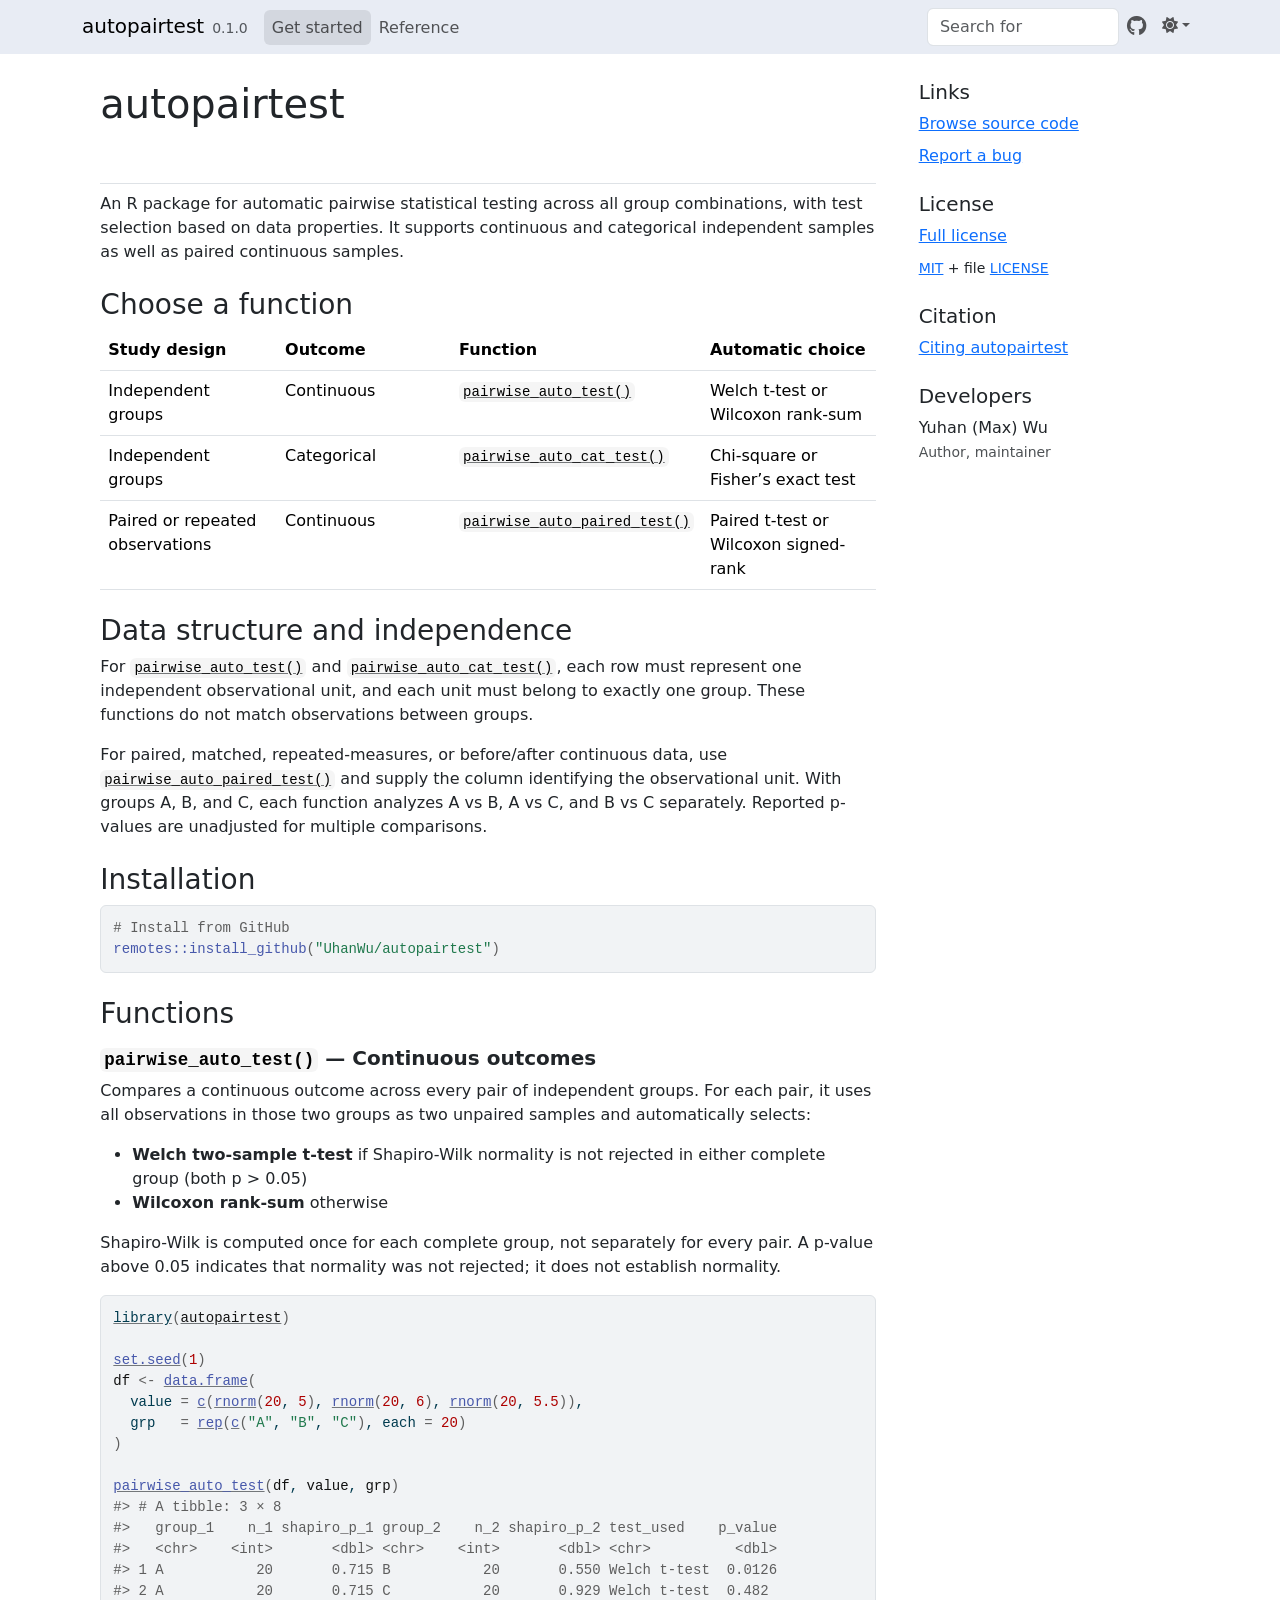
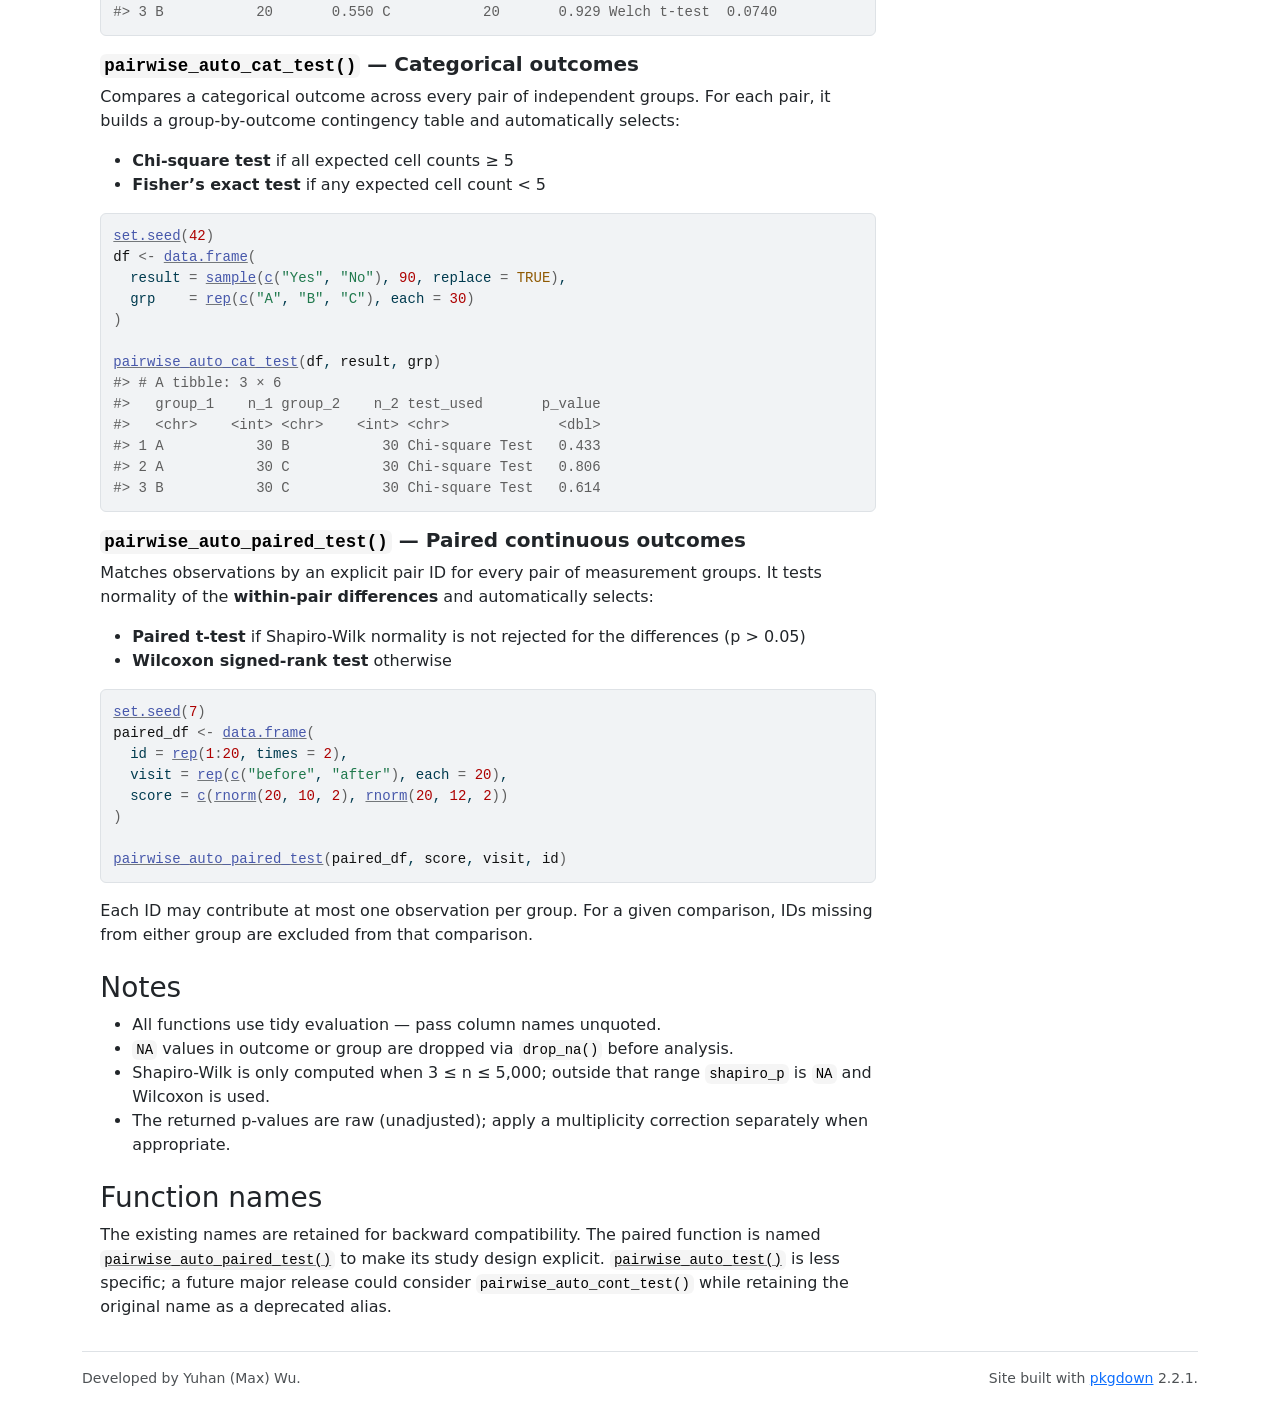
<file: index.html>
<!DOCTYPE html>
<!-- Generated by pkgdown: do not edit by hand --><html lang="en">
<head>
<meta http-equiv="Content-Type" content="text/html; charset=UTF-8">
<meta charset="utf-8">
<meta http-equiv="X-UA-Compatible" content="IE=edge">
<meta name="viewport" content="width=device-width, initial-scale=1, shrink-to-fit=no">
<title>Automatic pairwise statistical testing in R • autopairtest</title>
<script src="lightswitch.js"></script><script src="deps/jquery-3.6.0/jquery-3.6.0.min.js"></script><meta name="viewport" content="width=device-width, initial-scale=1, shrink-to-fit=no">
<link href="deps/bootstrap-5.3.8/bootstrap.min.css" rel="stylesheet">
<script src="deps/bootstrap-5.3.8/bootstrap.bundle.min.js"></script><link href="deps/font-awesome-6.5.2/css/all.min.css" rel="stylesheet">
<link href="deps/font-awesome-6.5.2/css/v4-shims.min.css" rel="stylesheet">
<script src="deps/headroom-0.11.0/headroom.min.js"></script><script src="deps/headroom-0.11.0/jQuery.headroom.min.js"></script><script src="deps/bootstrap-toc-1.0.1/bootstrap-toc.min.js"></script><script src="deps/clipboard.js-2.0.11/clipboard.min.js"></script><script src="deps/search-1.0.0/autocomplete.jquery.min.js"></script><script src="deps/search-1.0.0/fuse.min.js"></script><script src="deps/search-1.0.0/mark.min.js"></script><!-- pkgdown --><script src="pkgdown.js"></script><link href="extra.css" rel="stylesheet">
<meta property="og:title" content="Automatic pairwise statistical testing in R">
<meta name="description" content="Choose assumption-guided tests for independent or paired samples.">
<meta property="og:description" content="Choose assumption-guided tests for independent or paired samples.">
</head>
<body>
    <a href="#main" class="visually-hidden-focusable">Skip to contents</a>


    <nav class="navbar navbar-expand-lg fixed-top " aria-label="Site navigation"><div class="container">

    <a class="navbar-brand me-2" href="index.html">autopairtest</a>

    <small class="nav-text text-muted me-auto" data-bs-toggle="tooltip" data-bs-placement="bottom" title="">0.1.0</small>


    <button class="navbar-toggler" type="button" data-bs-toggle="collapse" data-bs-target="#navbar" aria-controls="navbar" aria-expanded="false" aria-label="Toggle navigation">
      <span class="navbar-toggler-icon"></span>
    </button>

    <div id="navbar" class="collapse navbar-collapse ms-3">
      <ul class="navbar-nav me-auto">
<li class="active nav-item"><a class="nav-link" href="index.html">Get started</a></li>
<li class="nav-item"><a class="nav-link" href="reference/index.html">Reference</a></li>
      </ul>
<ul class="navbar-nav">
<li class="nav-item"><form class="form-inline" role="search">
 <input class="form-control" type="search" name="search-input" id="search-input" autocomplete="off" aria-label="Search site" placeholder="Search for" data-search-index="search.json">
</form></li>
<li class="nav-item"><a class="external-link nav-link" href="https://github.com/UhanWu/autopairtest/" aria-label="GitHub"><span class="fa fab fa-github fa-lg"></span></a></li>
<li class="nav-item dropdown">
  <button class="nav-link dropdown-toggle" type="button" id="dropdown-lightswitch" data-bs-toggle="dropdown" aria-expanded="false" aria-haspopup="true" aria-label="Light switch"><span class="fa fa-sun"></span></button>
  <ul class="dropdown-menu dropdown-menu-end" aria-labelledby="dropdown-lightswitch">
<li><button class="dropdown-item" data-bs-theme-value="light"><span class="fa fa-sun"></span> Light</button></li>
    <li><button class="dropdown-item" data-bs-theme-value="dark"><span class="fa fa-moon"></span> Dark</button></li>
    <li><button class="dropdown-item" data-bs-theme-value="auto"><span class="fa fa-adjust"></span> Auto</button></li>
  </ul>
</li>
      </ul>
</div>


  </div>
</nav><div class="container template-home">
<div class="row">
  <main id="main" class="col-md-9"><div class="section level1">
<div class="page-header"><h1 id="autopairtest">autopairtest<a class="anchor" aria-label="anchor" href="#autopairtest"></a>
</h1></div>
<p>An R package for automatic pairwise statistical testing across all group combinations, with test selection based on data properties. It supports continuous and categorical independent samples as well as paired continuous samples.</p>
<div class="section level2">
<h2 id="choose-a-function">Choose a function<a class="anchor" aria-label="anchor" href="#choose-a-function"></a>
</h2>
<table class="table">
<colgroup>
<col width="25%">
<col width="25%">
<col width="25%">
<col width="25%">
</colgroup>
<thead><tr>
<th>Study design</th>
<th>Outcome</th>
<th>Function</th>
<th>Automatic choice</th>
</tr></thead>
<tbody>
<tr>
<td>Independent groups</td>
<td>Continuous</td>
<td><code><a href="reference/pairwise_auto_test.html">pairwise_auto_test()</a></code></td>
<td>Welch t-test or Wilcoxon rank-sum</td>
</tr>
<tr>
<td>Independent groups</td>
<td>Categorical</td>
<td><code><a href="reference/pairwise_auto_cat_test.html">pairwise_auto_cat_test()</a></code></td>
<td>Chi-square or Fisher’s exact test</td>
</tr>
<tr>
<td>Paired or repeated observations</td>
<td>Continuous</td>
<td><code><a href="reference/pairwise_auto_paired_test.html">pairwise_auto_paired_test()</a></code></td>
<td>Paired t-test or Wilcoxon signed-rank</td>
</tr>
</tbody>
</table>
</div>
<div class="section level2">
<h2 id="data-structure-and-independence">Data structure and independence<a class="anchor" aria-label="anchor" href="#data-structure-and-independence"></a>
</h2>
<p>For <code><a href="reference/pairwise_auto_test.html">pairwise_auto_test()</a></code> and <code><a href="reference/pairwise_auto_cat_test.html">pairwise_auto_cat_test()</a></code>, each row must represent one independent observational unit, and each unit must belong to exactly one group. These functions do not match observations between groups.</p>
<p>For paired, matched, repeated-measures, or before/after continuous data, use <code><a href="reference/pairwise_auto_paired_test.html">pairwise_auto_paired_test()</a></code> and supply the column identifying the observational unit. With groups A, B, and C, each function analyzes A vs B, A vs C, and B vs C separately. Reported p-values are unadjusted for multiple comparisons.</p>
</div>
<div class="section level2">
<h2 id="installation">Installation<a class="anchor" aria-label="anchor" href="#installation"></a>
</h2>
<div class="sourceCode" id="cb1"><pre class="downlit sourceCode r">
<code class="sourceCode R"><span><span class="co"># Install from GitHub</span></span>
<span><span class="fu">remotes</span><span class="fu">::</span><span class="fu">install_github</span><span class="op">(</span><span class="st">"UhanWu/autopairtest"</span><span class="op">)</span></span></code></pre></div>
</div>
<div class="section level2">
<h2 id="functions">Functions<a class="anchor" aria-label="anchor" href="#functions"></a>
</h2>
<div class="section level3">
<h3 id="pairwise_auto_test--continuous-outcomes">
<code>pairwise_auto_test()</code> — Continuous outcomes<a class="anchor" aria-label="anchor" href="#pairwise_auto_test--continuous-outcomes"></a>
</h3>
<p>Compares a continuous outcome across every pair of independent groups. For each pair, it uses all observations in those two groups as two unpaired samples and automatically selects:</p>
<ul>
<li>
<strong>Welch two-sample t-test</strong> if Shapiro-Wilk normality is not rejected in either complete group (both p &gt; 0.05)</li>
<li>
<strong>Wilcoxon rank-sum</strong> otherwise</li>
</ul>
<p>Shapiro-Wilk is computed once for each complete group, not separately for every pair. A p-value above 0.05 indicates that normality was not rejected; it does not establish normality.</p>
<div class="sourceCode" id="cb2"><pre class="downlit sourceCode r">
<code class="sourceCode R"><span><span class="kw"><a href="https://rdrr.io/r/base/library.html" class="external-link">library</a></span><span class="op">(</span><span class="va"><a href="https://uhanwu.github.io/autopairtest/">autopairtest</a></span><span class="op">)</span></span>
<span></span>
<span><span class="fu"><a href="https://rdrr.io/r/base/Random.html" class="external-link">set.seed</a></span><span class="op">(</span><span class="fl">1</span><span class="op">)</span></span>
<span><span class="va">df</span> <span class="op">&lt;-</span> <span class="fu"><a href="https://rdrr.io/r/base/data.frame.html" class="external-link">data.frame</a></span><span class="op">(</span></span>
<span>  value <span class="op">=</span> <span class="fu"><a href="https://rdrr.io/r/base/c.html" class="external-link">c</a></span><span class="op">(</span><span class="fu"><a href="https://rdrr.io/r/stats/Normal.html" class="external-link">rnorm</a></span><span class="op">(</span><span class="fl">20</span>, <span class="fl">5</span><span class="op">)</span>, <span class="fu"><a href="https://rdrr.io/r/stats/Normal.html" class="external-link">rnorm</a></span><span class="op">(</span><span class="fl">20</span>, <span class="fl">6</span><span class="op">)</span>, <span class="fu"><a href="https://rdrr.io/r/stats/Normal.html" class="external-link">rnorm</a></span><span class="op">(</span><span class="fl">20</span>, <span class="fl">5.5</span><span class="op">)</span><span class="op">)</span>,</span>
<span>  grp   <span class="op">=</span> <span class="fu"><a href="https://rdrr.io/r/base/rep.html" class="external-link">rep</a></span><span class="op">(</span><span class="fu"><a href="https://rdrr.io/r/base/c.html" class="external-link">c</a></span><span class="op">(</span><span class="st">"A"</span>, <span class="st">"B"</span>, <span class="st">"C"</span><span class="op">)</span>, each <span class="op">=</span> <span class="fl">20</span><span class="op">)</span></span>
<span><span class="op">)</span></span>
<span></span>
<span><span class="fu"><a href="reference/pairwise_auto_test.html">pairwise_auto_test</a></span><span class="op">(</span><span class="va">df</span>, <span class="va">value</span>, <span class="va">grp</span><span class="op">)</span></span>
<span><span class="co">#&gt; # A tibble: 3 × 8</span></span>
<span><span class="co">#&gt;   group_1    n_1 shapiro_p_1 group_2    n_2 shapiro_p_2 test_used    p_value</span></span>
<span><span class="co">#&gt;   &lt;chr&gt;    &lt;int&gt;       &lt;dbl&gt; &lt;chr&gt;    &lt;int&gt;       &lt;dbl&gt; &lt;chr&gt;          &lt;dbl&gt;</span></span>
<span><span class="co">#&gt; 1 A           20       0.715 B           20       0.550 Welch t-test  0.0126</span></span>
<span><span class="co">#&gt; 2 A           20       0.715 C           20       0.929 Welch t-test  0.482</span></span>
<span><span class="co">#&gt; 3 B           20       0.550 C           20       0.929 Welch t-test  0.0740</span></span></code></pre></div>
</div>
<div class="section level3">
<h3 id="pairwise_auto_cat_test--categorical-outcomes">
<code>pairwise_auto_cat_test()</code> — Categorical outcomes<a class="anchor" aria-label="anchor" href="#pairwise_auto_cat_test--categorical-outcomes"></a>
</h3>
<p>Compares a categorical outcome across every pair of independent groups. For each pair, it builds a group-by-outcome contingency table and automatically selects:</p>
<ul>
<li>
<strong>Chi-square test</strong> if all expected cell counts ≥ 5</li>
<li>
<strong>Fisher’s exact test</strong> if any expected cell count &lt; 5</li>
</ul>
<div class="sourceCode" id="cb3"><pre class="downlit sourceCode r">
<code class="sourceCode R"><span><span class="fu"><a href="https://rdrr.io/r/base/Random.html" class="external-link">set.seed</a></span><span class="op">(</span><span class="fl">42</span><span class="op">)</span></span>
<span><span class="va">df</span> <span class="op">&lt;-</span> <span class="fu"><a href="https://rdrr.io/r/base/data.frame.html" class="external-link">data.frame</a></span><span class="op">(</span></span>
<span>  result <span class="op">=</span> <span class="fu"><a href="https://rdrr.io/r/base/sample.html" class="external-link">sample</a></span><span class="op">(</span><span class="fu"><a href="https://rdrr.io/r/base/c.html" class="external-link">c</a></span><span class="op">(</span><span class="st">"Yes"</span>, <span class="st">"No"</span><span class="op">)</span>, <span class="fl">90</span>, replace <span class="op">=</span> <span class="cn">TRUE</span><span class="op">)</span>,</span>
<span>  grp    <span class="op">=</span> <span class="fu"><a href="https://rdrr.io/r/base/rep.html" class="external-link">rep</a></span><span class="op">(</span><span class="fu"><a href="https://rdrr.io/r/base/c.html" class="external-link">c</a></span><span class="op">(</span><span class="st">"A"</span>, <span class="st">"B"</span>, <span class="st">"C"</span><span class="op">)</span>, each <span class="op">=</span> <span class="fl">30</span><span class="op">)</span></span>
<span><span class="op">)</span></span>
<span></span>
<span><span class="fu"><a href="reference/pairwise_auto_cat_test.html">pairwise_auto_cat_test</a></span><span class="op">(</span><span class="va">df</span>, <span class="va">result</span>, <span class="va">grp</span><span class="op">)</span></span>
<span><span class="co">#&gt; # A tibble: 3 × 6</span></span>
<span><span class="co">#&gt;   group_1    n_1 group_2    n_2 test_used       p_value</span></span>
<span><span class="co">#&gt;   &lt;chr&gt;    &lt;int&gt; &lt;chr&gt;    &lt;int&gt; &lt;chr&gt;             &lt;dbl&gt;</span></span>
<span><span class="co">#&gt; 1 A           30 B           30 Chi-square Test   0.433</span></span>
<span><span class="co">#&gt; 2 A           30 C           30 Chi-square Test   0.806</span></span>
<span><span class="co">#&gt; 3 B           30 C           30 Chi-square Test   0.614</span></span></code></pre></div>
</div>
<div class="section level3">
<h3 id="pairwise_auto_paired_test--paired-continuous-outcomes">
<code>pairwise_auto_paired_test()</code> — Paired continuous outcomes<a class="anchor" aria-label="anchor" href="#pairwise_auto_paired_test--paired-continuous-outcomes"></a>
</h3>
<p>Matches observations by an explicit pair ID for every pair of measurement groups. It tests normality of the <strong>within-pair differences</strong> and automatically selects:</p>
<ul>
<li>
<strong>Paired t-test</strong> if Shapiro-Wilk normality is not rejected for the differences (p &gt; 0.05)</li>
<li>
<strong>Wilcoxon signed-rank test</strong> otherwise</li>
</ul>
<div class="sourceCode" id="cb4"><pre class="downlit sourceCode r">
<code class="sourceCode R"><span><span class="fu"><a href="https://rdrr.io/r/base/Random.html" class="external-link">set.seed</a></span><span class="op">(</span><span class="fl">7</span><span class="op">)</span></span>
<span><span class="va">paired_df</span> <span class="op">&lt;-</span> <span class="fu"><a href="https://rdrr.io/r/base/data.frame.html" class="external-link">data.frame</a></span><span class="op">(</span></span>
<span>  id <span class="op">=</span> <span class="fu"><a href="https://rdrr.io/r/base/rep.html" class="external-link">rep</a></span><span class="op">(</span><span class="fl">1</span><span class="op">:</span><span class="fl">20</span>, times <span class="op">=</span> <span class="fl">2</span><span class="op">)</span>,</span>
<span>  visit <span class="op">=</span> <span class="fu"><a href="https://rdrr.io/r/base/rep.html" class="external-link">rep</a></span><span class="op">(</span><span class="fu"><a href="https://rdrr.io/r/base/c.html" class="external-link">c</a></span><span class="op">(</span><span class="st">"before"</span>, <span class="st">"after"</span><span class="op">)</span>, each <span class="op">=</span> <span class="fl">20</span><span class="op">)</span>,</span>
<span>  score <span class="op">=</span> <span class="fu"><a href="https://rdrr.io/r/base/c.html" class="external-link">c</a></span><span class="op">(</span><span class="fu"><a href="https://rdrr.io/r/stats/Normal.html" class="external-link">rnorm</a></span><span class="op">(</span><span class="fl">20</span>, <span class="fl">10</span>, <span class="fl">2</span><span class="op">)</span>, <span class="fu"><a href="https://rdrr.io/r/stats/Normal.html" class="external-link">rnorm</a></span><span class="op">(</span><span class="fl">20</span>, <span class="fl">12</span>, <span class="fl">2</span><span class="op">)</span><span class="op">)</span></span>
<span><span class="op">)</span></span>
<span></span>
<span><span class="fu"><a href="reference/pairwise_auto_paired_test.html">pairwise_auto_paired_test</a></span><span class="op">(</span><span class="va">paired_df</span>, <span class="va">score</span>, <span class="va">visit</span>, <span class="va">id</span><span class="op">)</span></span></code></pre></div>
<p>Each ID may contribute at most one observation per group. For a given comparison, IDs missing from either group are excluded from that comparison.</p>
</div>
</div>
<div class="section level2">
<h2 id="notes">Notes<a class="anchor" aria-label="anchor" href="#notes"></a>
</h2>
<ul>
<li>All functions use tidy evaluation — pass column names unquoted.</li>
<li>
<code>NA</code> values in outcome or group are dropped via <code>drop_na()</code> before analysis.</li>
<li>Shapiro-Wilk is only computed when 3 ≤ n ≤ 5,000; outside that range <code>shapiro_p</code> is <code>NA</code> and Wilcoxon is used.</li>
<li>The returned p-values are raw (unadjusted); apply a multiplicity correction separately when appropriate.</li>
</ul>
</div>
<div class="section level2">
<h2 id="function-names">Function names<a class="anchor" aria-label="anchor" href="#function-names"></a>
</h2>
<p>The existing names are retained for backward compatibility. The paired function is named <code><a href="reference/pairwise_auto_paired_test.html">pairwise_auto_paired_test()</a></code> to make its study design explicit. <code><a href="reference/pairwise_auto_test.html">pairwise_auto_test()</a></code> is less specific; a future major release could consider <code>pairwise_auto_cont_test()</code> while retaining the original name as a deprecated alias.</p>
</div>
</div>
  </main><aside class="col-md-3"><div class="links">
<h2 data-toc-skip>Links</h2>
<ul class="list-unstyled">
<li><a href="https://github.com/UhanWu/autopairtest/" class="external-link">Browse source code</a></li>
<li><a href="https://github.com/UhanWu/autopairtest/issues" class="external-link">Report a bug</a></li>
</ul>
</div>

<div class="license">
<h2 data-toc-skip>License</h2>
<ul class="list-unstyled">
<li><a href="LICENSE.html">Full license</a></li>
<li><small><a href="https://opensource.org/licenses/mit-license.php" class="external-link">MIT</a> + file <a href="LICENSE-text.html">LICENSE</a></small></li>
</ul>
</div>


<div class="citation">
<h2 data-toc-skip>Citation</h2>
<ul class="list-unstyled">
<li><a href="authors.html#citation">Citing autopairtest</a></li>
</ul>
</div>

<div class="developers">
<h2 data-toc-skip>Developers</h2>
<ul class="list-unstyled">
<li>Yuhan (Max) Wu <br><small class="roles"> Author, maintainer </small>   </li>
</ul>
</div>



  </aside>
</div>


    <footer><div class="pkgdown-footer-left">
  <p>Developed by Yuhan (Max) Wu.</p>
</div>

<div class="pkgdown-footer-right">
  <p>Site built with <a href="https://pkgdown.r-lib.org/" class="external-link">pkgdown</a> 2.2.1.</p>
</div>

    </footer>
</div>





  </body>
</html>
</file>
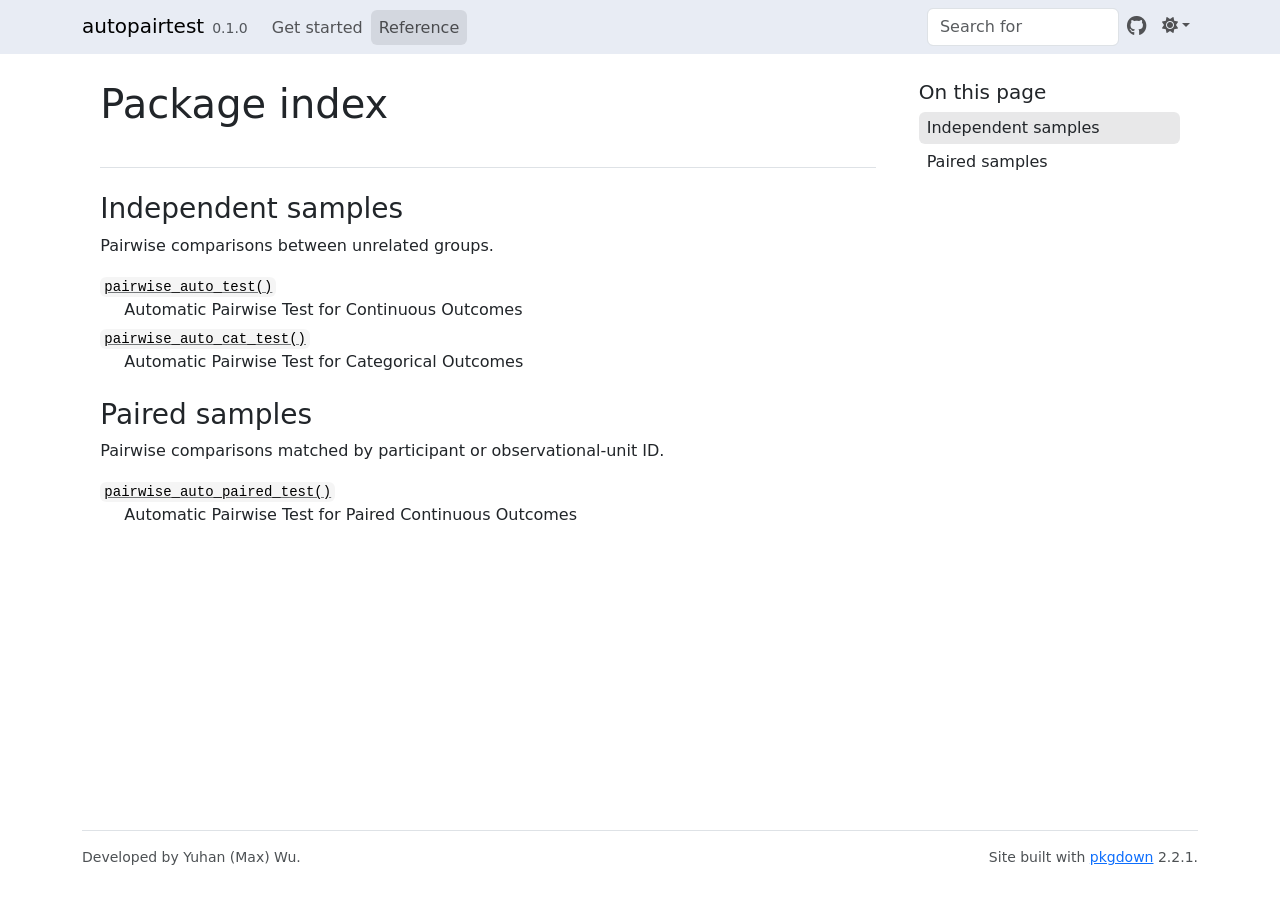
<file: reference/index.html>
<!DOCTYPE html>
<!-- Generated by pkgdown: do not edit by hand --><html lang="en"><head><meta http-equiv="Content-Type" content="text/html; charset=UTF-8"><meta charset="utf-8"><meta http-equiv="X-UA-Compatible" content="IE=edge"><meta name="viewport" content="width=device-width, initial-scale=1, shrink-to-fit=no"><title>Package index • autopairtest</title><script src="../lightswitch.js"></script><script src="../deps/jquery-3.6.0/jquery-3.6.0.min.js"></script><meta name="viewport" content="width=device-width, initial-scale=1, shrink-to-fit=no"><link href="../deps/bootstrap-5.3.8/bootstrap.min.css" rel="stylesheet"><script src="../deps/bootstrap-5.3.8/bootstrap.bundle.min.js"></script><link href="../deps/font-awesome-6.5.2/css/all.min.css" rel="stylesheet"><link href="../deps/font-awesome-6.5.2/css/v4-shims.min.css" rel="stylesheet"><script src="../deps/headroom-0.11.0/headroom.min.js"></script><script src="../deps/headroom-0.11.0/jQuery.headroom.min.js"></script><script src="../deps/bootstrap-toc-1.0.1/bootstrap-toc.min.js"></script><script src="../deps/clipboard.js-2.0.11/clipboard.min.js"></script><script src="../deps/search-1.0.0/autocomplete.jquery.min.js"></script><script src="../deps/search-1.0.0/fuse.min.js"></script><script src="../deps/search-1.0.0/mark.min.js"></script><!-- pkgdown --><script src="../pkgdown.js"></script><link href="../extra.css" rel="stylesheet"><meta property="og:title" content="Package index"></head><body>
    <a href="#main" class="visually-hidden-focusable">Skip to contents</a>


    <nav class="navbar navbar-expand-lg fixed-top " aria-label="Site navigation"><div class="container">

    <a class="navbar-brand me-2" href="../index.html">autopairtest</a>

    <small class="nav-text text-muted me-auto" data-bs-toggle="tooltip" data-bs-placement="bottom" title="">0.1.0</small>


    <button class="navbar-toggler" type="button" data-bs-toggle="collapse" data-bs-target="#navbar" aria-controls="navbar" aria-expanded="false" aria-label="Toggle navigation">
      <span class="navbar-toggler-icon"></span>
    </button>

    <div id="navbar" class="collapse navbar-collapse ms-3">
      <ul class="navbar-nav me-auto"><li class="nav-item"><a class="nav-link" href="../index.html">Get started</a></li>
<li class="active nav-item"><a class="nav-link" href="../reference/index.html">Reference</a></li>
      </ul><ul class="navbar-nav"><li class="nav-item"><form class="form-inline" role="search">
 <input class="form-control" type="search" name="search-input" id="search-input" autocomplete="off" aria-label="Search site" placeholder="Search for" data-search-index="../search.json"></form></li>
<li class="nav-item"><a class="external-link nav-link" href="https://github.com/UhanWu/autopairtest/" aria-label="GitHub"><span class="fa fab fa-github fa-lg"></span></a></li>
<li class="nav-item dropdown">
  <button class="nav-link dropdown-toggle" type="button" id="dropdown-lightswitch" data-bs-toggle="dropdown" aria-expanded="false" aria-haspopup="true" aria-label="Light switch"><span class="fa fa-sun"></span></button>
  <ul class="dropdown-menu dropdown-menu-end" aria-labelledby="dropdown-lightswitch"><li><button class="dropdown-item" data-bs-theme-value="light"><span class="fa fa-sun"></span> Light</button></li>
    <li><button class="dropdown-item" data-bs-theme-value="dark"><span class="fa fa-moon"></span> Dark</button></li>
    <li><button class="dropdown-item" data-bs-theme-value="auto"><span class="fa fa-adjust"></span> Auto</button></li>
  </ul></li>
      </ul></div>


  </div>
</nav><div class="container template-reference-index">
<div class="row">
  <main id="main" class="col-md-9"><div class="page-header">

      <h1>Package index</h1>
    </div>

    <div class="section level2">
      <h2 id="independent-samples">Independent samples<a class="anchor" aria-label="anchor" href="#independent-samples"></a></h2>

      <div class="section-desc"><p>Pairwise comparisons between unrelated groups.</p></div>

      <dl></dl></div><div class="section level2">




      <dl><dt>

          <code><a href="pairwise_auto_test.html">pairwise_auto_test()</a></code>

        </dt>
        <dd>Automatic Pairwise Test for Continuous Outcomes</dd>

        <dt>

          <code><a href="pairwise_auto_cat_test.html">pairwise_auto_cat_test()</a></code>

        </dt>
        <dd>Automatic Pairwise Test for Categorical Outcomes</dd>
      </dl></div><div class="section level2">
      <h2 id="paired-samples">Paired samples<a class="anchor" aria-label="anchor" href="#paired-samples"></a></h2>

      <div class="section-desc"><p>Pairwise comparisons matched by participant or observational-unit ID.</p></div>

      <dl></dl></div><div class="section level2">




      <dl><dt>

          <code><a href="pairwise_auto_paired_test.html">pairwise_auto_paired_test()</a></code>

        </dt>
        <dd>Automatic Pairwise Test for Paired Continuous Outcomes</dd>
      </dl></div>
  </main><aside class="col-md-3"><nav id="toc" aria-label="Table of contents"><h2>On this page</h2>
    </nav></aside></div>


    <footer><div class="pkgdown-footer-left">
  <p>Developed by Yuhan (Max) Wu.</p>
</div>

<div class="pkgdown-footer-right">
  <p>Site built with <a href="https://pkgdown.r-lib.org/" class="external-link">pkgdown</a> 2.2.1.</p>
</div>

    </footer></div>





  </body></html>
</file>
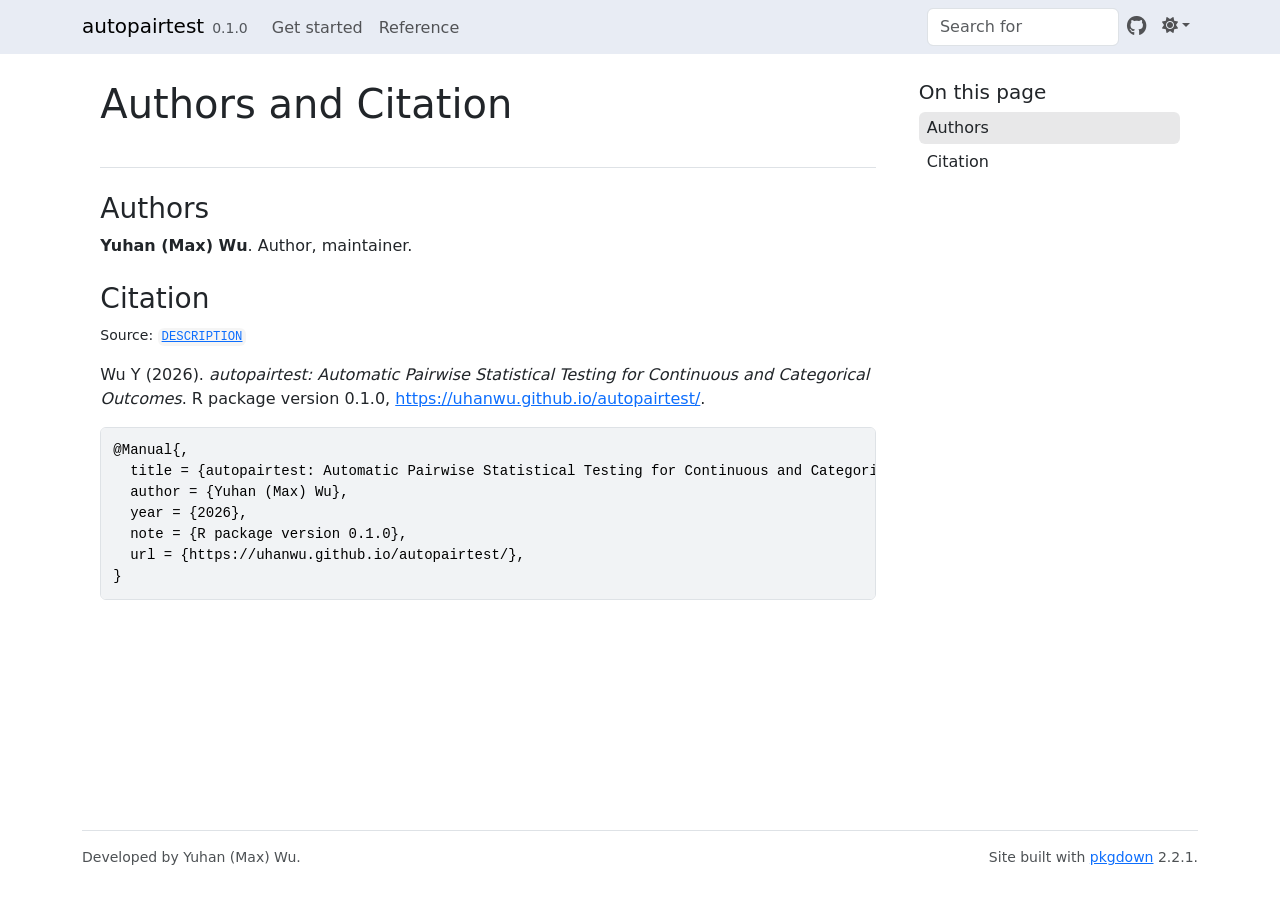
<file: authors.html>
<!DOCTYPE html>
<!-- Generated by pkgdown: do not edit by hand --><html lang="en"><head><meta http-equiv="Content-Type" content="text/html; charset=UTF-8"><meta charset="utf-8"><meta http-equiv="X-UA-Compatible" content="IE=edge"><meta name="viewport" content="width=device-width, initial-scale=1, shrink-to-fit=no"><title>Authors and Citation • autopairtest</title><script src="lightswitch.js"></script><script src="deps/jquery-3.6.0/jquery-3.6.0.min.js"></script><meta name="viewport" content="width=device-width, initial-scale=1, shrink-to-fit=no"><link href="deps/bootstrap-5.3.8/bootstrap.min.css" rel="stylesheet"><script src="deps/bootstrap-5.3.8/bootstrap.bundle.min.js"></script><link href="deps/font-awesome-6.5.2/css/all.min.css" rel="stylesheet"><link href="deps/font-awesome-6.5.2/css/v4-shims.min.css" rel="stylesheet"><script src="deps/headroom-0.11.0/headroom.min.js"></script><script src="deps/headroom-0.11.0/jQuery.headroom.min.js"></script><script src="deps/bootstrap-toc-1.0.1/bootstrap-toc.min.js"></script><script src="deps/clipboard.js-2.0.11/clipboard.min.js"></script><script src="deps/search-1.0.0/autocomplete.jquery.min.js"></script><script src="deps/search-1.0.0/fuse.min.js"></script><script src="deps/search-1.0.0/mark.min.js"></script><!-- pkgdown --><script src="pkgdown.js"></script><link href="extra.css" rel="stylesheet"><meta property="og:title" content="Authors and Citation"></head><body>
    <a href="#main" class="visually-hidden-focusable">Skip to contents</a>


    <nav class="navbar navbar-expand-lg fixed-top " aria-label="Site navigation"><div class="container">

    <a class="navbar-brand me-2" href="index.html">autopairtest</a>

    <small class="nav-text text-muted me-auto" data-bs-toggle="tooltip" data-bs-placement="bottom" title="">0.1.0</small>


    <button class="navbar-toggler" type="button" data-bs-toggle="collapse" data-bs-target="#navbar" aria-controls="navbar" aria-expanded="false" aria-label="Toggle navigation">
      <span class="navbar-toggler-icon"></span>
    </button>

    <div id="navbar" class="collapse navbar-collapse ms-3">
      <ul class="navbar-nav me-auto"><li class="nav-item"><a class="nav-link" href="index.html">Get started</a></li>
<li class="nav-item"><a class="nav-link" href="reference/index.html">Reference</a></li>
      </ul><ul class="navbar-nav"><li class="nav-item"><form class="form-inline" role="search">
 <input class="form-control" type="search" name="search-input" id="search-input" autocomplete="off" aria-label="Search site" placeholder="Search for" data-search-index="search.json"></form></li>
<li class="nav-item"><a class="external-link nav-link" href="https://github.com/UhanWu/autopairtest/" aria-label="GitHub"><span class="fa fab fa-github fa-lg"></span></a></li>
<li class="nav-item dropdown">
  <button class="nav-link dropdown-toggle" type="button" id="dropdown-lightswitch" data-bs-toggle="dropdown" aria-expanded="false" aria-haspopup="true" aria-label="Light switch"><span class="fa fa-sun"></span></button>
  <ul class="dropdown-menu dropdown-menu-end" aria-labelledby="dropdown-lightswitch"><li><button class="dropdown-item" data-bs-theme-value="light"><span class="fa fa-sun"></span> Light</button></li>
    <li><button class="dropdown-item" data-bs-theme-value="dark"><span class="fa fa-moon"></span> Dark</button></li>
    <li><button class="dropdown-item" data-bs-theme-value="auto"><span class="fa fa-adjust"></span> Auto</button></li>
  </ul></li>
      </ul></div>


  </div>
</nav><div class="container template-citation-authors">
<div class="row">
  <main id="main" class="col-md-9"><div class="page-header">

      <h1>Authors and Citation</h1>
    </div>

    <div class="section level2">
      <h2>Authors</h2>

      <ul class="list-unstyled"><li>
          <p><strong>Yuhan (Max) Wu</strong>. Author, maintainer.
          </p>
        </li>
      </ul></div>

    <div class="section level2">
      <h2 id="citation">Citation</h2>
      <p><small class="dont-index">Source: <a href="https://github.com/UhanWu/autopairtest/blob/main/DESCRIPTION" class="external-link"><code>DESCRIPTION</code></a></small></p>

      <p>Wu Y (2026).
<em>autopairtest: Automatic Pairwise Statistical Testing for Continuous and Categorical Outcomes</em>.
R package version 0.1.0, <a href="https://uhanwu.github.io/autopairtest/">https://uhanwu.github.io/autopairtest/</a>.
</p>
      <pre>@Manual{,
  title = {autopairtest: Automatic Pairwise Statistical Testing for Continuous and Categorical Outcomes},
  author = {Yuhan (Max) Wu},
  year = {2026},
  note = {R package version 0.1.0},
  url = {https://uhanwu.github.io/autopairtest/},
}</pre>
    </div>

  </main><aside class="col-md-3"><nav id="toc" aria-label="Table of contents"><h2>On this page</h2>
    </nav></aside></div>


    <footer><div class="pkgdown-footer-left">
  <p>Developed by Yuhan (Max) Wu.</p>
</div>

<div class="pkgdown-footer-right">
  <p>Site built with <a href="https://pkgdown.r-lib.org/" class="external-link">pkgdown</a> 2.2.1.</p>
</div>

    </footer></div>





  </body></html>
</file>
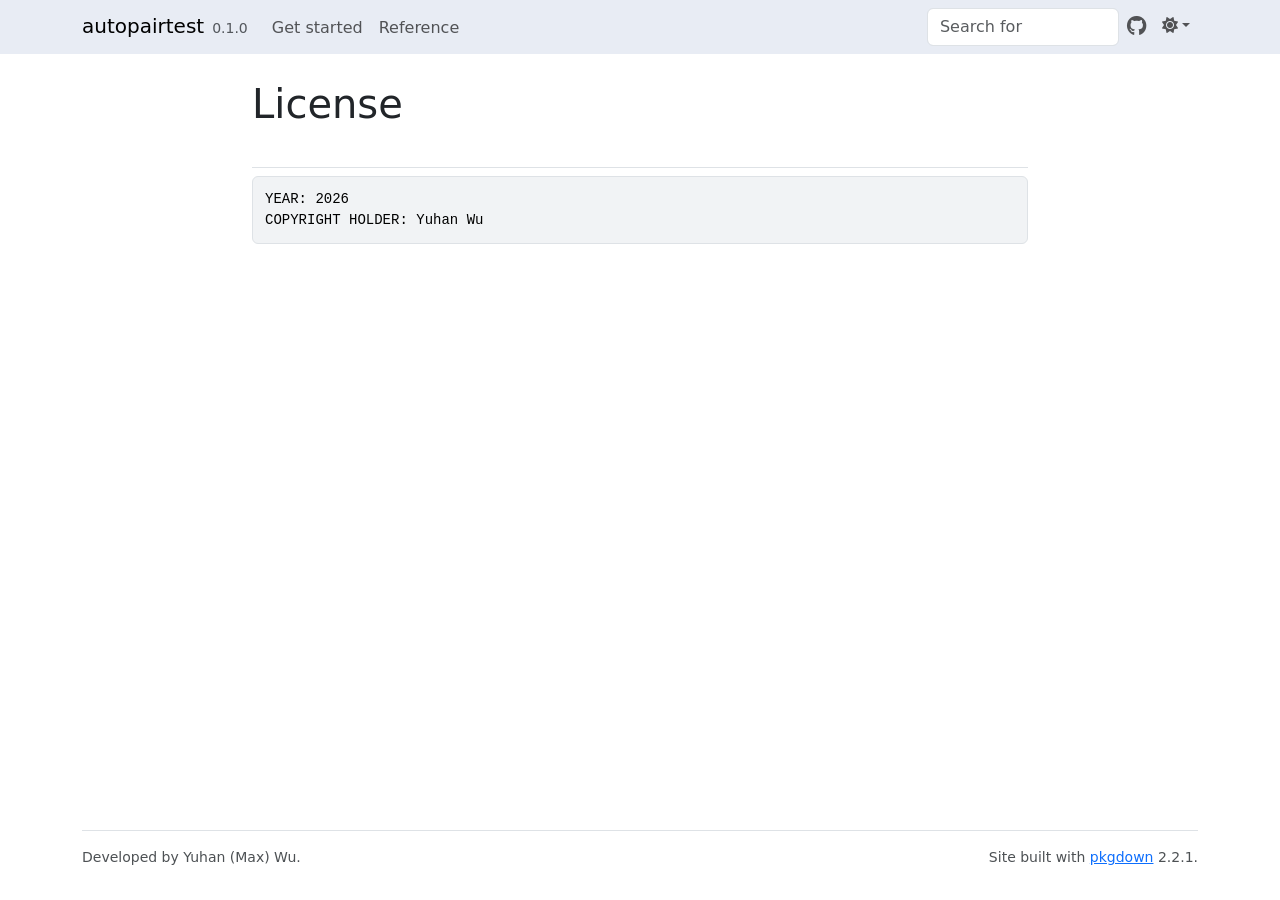
<file: LICENSE-text.html>
<!DOCTYPE html>
<!-- Generated by pkgdown: do not edit by hand --><html lang="en"><head><meta http-equiv="Content-Type" content="text/html; charset=UTF-8"><meta charset="utf-8"><meta http-equiv="X-UA-Compatible" content="IE=edge"><meta name="viewport" content="width=device-width, initial-scale=1, shrink-to-fit=no"><title>License • autopairtest</title><script src="lightswitch.js"></script><script src="deps/jquery-3.6.0/jquery-3.6.0.min.js"></script><meta name="viewport" content="width=device-width, initial-scale=1, shrink-to-fit=no"><link href="deps/bootstrap-5.3.8/bootstrap.min.css" rel="stylesheet"><script src="deps/bootstrap-5.3.8/bootstrap.bundle.min.js"></script><link href="deps/font-awesome-6.5.2/css/all.min.css" rel="stylesheet"><link href="deps/font-awesome-6.5.2/css/v4-shims.min.css" rel="stylesheet"><script src="deps/headroom-0.11.0/headroom.min.js"></script><script src="deps/headroom-0.11.0/jQuery.headroom.min.js"></script><script src="deps/bootstrap-toc-1.0.1/bootstrap-toc.min.js"></script><script src="deps/clipboard.js-2.0.11/clipboard.min.js"></script><script src="deps/search-1.0.0/autocomplete.jquery.min.js"></script><script src="deps/search-1.0.0/fuse.min.js"></script><script src="deps/search-1.0.0/mark.min.js"></script><!-- pkgdown --><script src="pkgdown.js"></script><link href="extra.css" rel="stylesheet"><meta property="og:title" content="License"></head><body>
    <a href="#main" class="visually-hidden-focusable">Skip to contents</a>


    <nav class="navbar navbar-expand-lg fixed-top " aria-label="Site navigation"><div class="container">

    <a class="navbar-brand me-2" href="index.html">autopairtest</a>

    <small class="nav-text text-muted me-auto" data-bs-toggle="tooltip" data-bs-placement="bottom" title="">0.1.0</small>


    <button class="navbar-toggler" type="button" data-bs-toggle="collapse" data-bs-target="#navbar" aria-controls="navbar" aria-expanded="false" aria-label="Toggle navigation">
      <span class="navbar-toggler-icon"></span>
    </button>

    <div id="navbar" class="collapse navbar-collapse ms-3">
      <ul class="navbar-nav me-auto"><li class="nav-item"><a class="nav-link" href="index.html">Get started</a></li>
<li class="nav-item"><a class="nav-link" href="reference/index.html">Reference</a></li>
      </ul><ul class="navbar-nav"><li class="nav-item"><form class="form-inline" role="search">
 <input class="form-control" type="search" name="search-input" id="search-input" autocomplete="off" aria-label="Search site" placeholder="Search for" data-search-index="search.json"></form></li>
<li class="nav-item"><a class="external-link nav-link" href="https://github.com/UhanWu/autopairtest/" aria-label="GitHub"><span class="fa fab fa-github fa-lg"></span></a></li>
<li class="nav-item dropdown">
  <button class="nav-link dropdown-toggle" type="button" id="dropdown-lightswitch" data-bs-toggle="dropdown" aria-expanded="false" aria-haspopup="true" aria-label="Light switch"><span class="fa fa-sun"></span></button>
  <ul class="dropdown-menu dropdown-menu-end" aria-labelledby="dropdown-lightswitch"><li><button class="dropdown-item" data-bs-theme-value="light"><span class="fa fa-sun"></span> Light</button></li>
    <li><button class="dropdown-item" data-bs-theme-value="dark"><span class="fa fa-moon"></span> Dark</button></li>
    <li><button class="dropdown-item" data-bs-theme-value="auto"><span class="fa fa-adjust"></span> Auto</button></li>
  </ul></li>
      </ul></div>


  </div>
</nav><div class="container template-title-body">
<div class="row">
  <main id="main" class="col-md-9"><div class="page-header">

      <h1>License</h1>

    </div>

<pre>YEAR: 2026
COPYRIGHT HOLDER: Yuhan Wu
</pre>

  </main></div>


    <footer><div class="pkgdown-footer-left">
  <p>Developed by Yuhan (Max) Wu.</p>
</div>

<div class="pkgdown-footer-right">
  <p>Site built with <a href="https://pkgdown.r-lib.org/" class="external-link">pkgdown</a> 2.2.1.</p>
</div>

    </footer></div>





  </body></html>
</file>
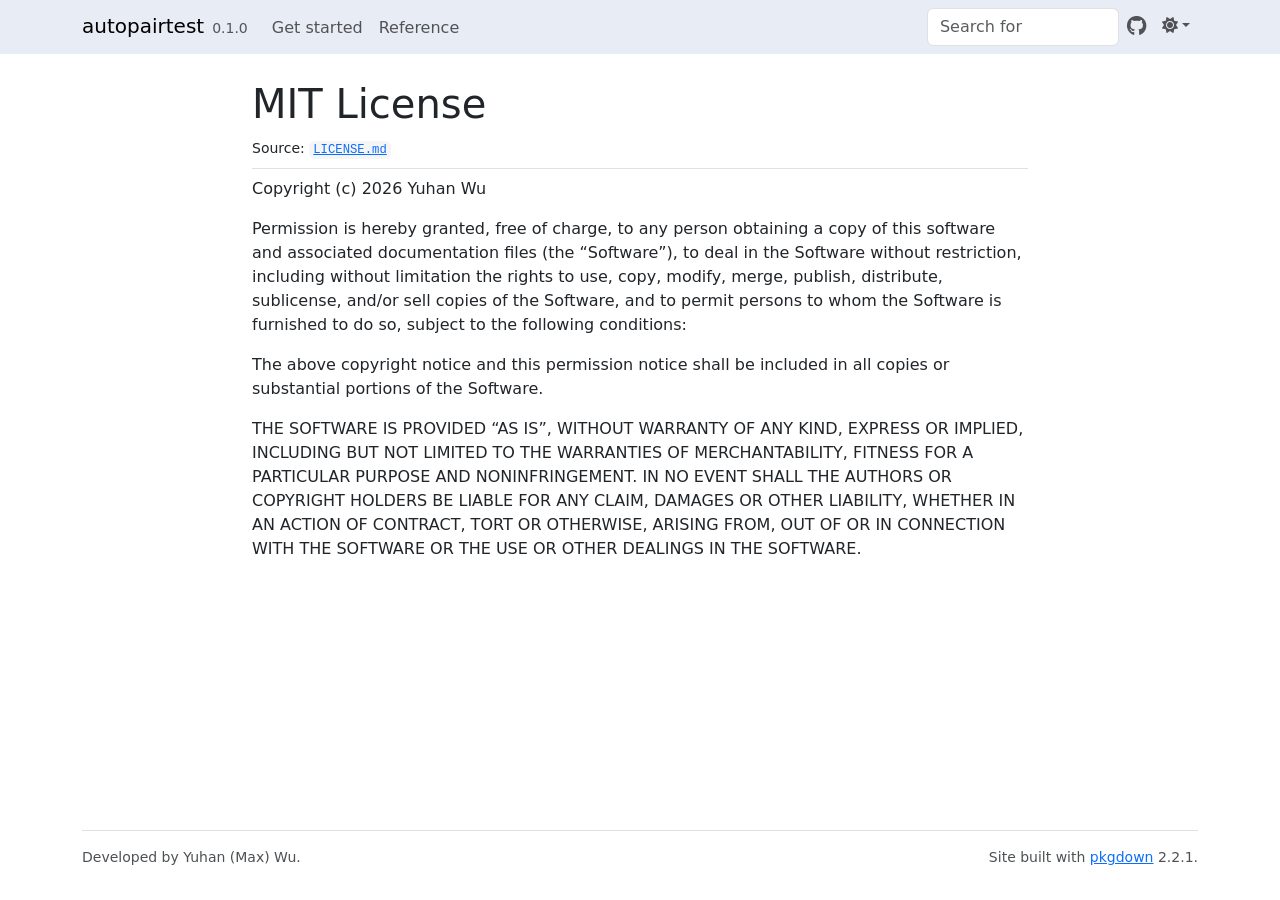
<file: LICENSE.html>
<!DOCTYPE html>
<!-- Generated by pkgdown: do not edit by hand --><html lang="en"><head><meta http-equiv="Content-Type" content="text/html; charset=UTF-8"><meta charset="utf-8"><meta http-equiv="X-UA-Compatible" content="IE=edge"><meta name="viewport" content="width=device-width, initial-scale=1, shrink-to-fit=no"><title>MIT License • autopairtest</title><script src="lightswitch.js"></script><script src="deps/jquery-3.6.0/jquery-3.6.0.min.js"></script><meta name="viewport" content="width=device-width, initial-scale=1, shrink-to-fit=no"><link href="deps/bootstrap-5.3.8/bootstrap.min.css" rel="stylesheet"><script src="deps/bootstrap-5.3.8/bootstrap.bundle.min.js"></script><link href="deps/font-awesome-6.5.2/css/all.min.css" rel="stylesheet"><link href="deps/font-awesome-6.5.2/css/v4-shims.min.css" rel="stylesheet"><script src="deps/headroom-0.11.0/headroom.min.js"></script><script src="deps/headroom-0.11.0/jQuery.headroom.min.js"></script><script src="deps/bootstrap-toc-1.0.1/bootstrap-toc.min.js"></script><script src="deps/clipboard.js-2.0.11/clipboard.min.js"></script><script src="deps/search-1.0.0/autocomplete.jquery.min.js"></script><script src="deps/search-1.0.0/fuse.min.js"></script><script src="deps/search-1.0.0/mark.min.js"></script><!-- pkgdown --><script src="pkgdown.js"></script><link href="extra.css" rel="stylesheet"><meta property="og:title" content="MIT License"></head><body>
    <a href="#main" class="visually-hidden-focusable">Skip to contents</a>


    <nav class="navbar navbar-expand-lg fixed-top " aria-label="Site navigation"><div class="container">

    <a class="navbar-brand me-2" href="index.html">autopairtest</a>

    <small class="nav-text text-muted me-auto" data-bs-toggle="tooltip" data-bs-placement="bottom" title="">0.1.0</small>


    <button class="navbar-toggler" type="button" data-bs-toggle="collapse" data-bs-target="#navbar" aria-controls="navbar" aria-expanded="false" aria-label="Toggle navigation">
      <span class="navbar-toggler-icon"></span>
    </button>

    <div id="navbar" class="collapse navbar-collapse ms-3">
      <ul class="navbar-nav me-auto"><li class="nav-item"><a class="nav-link" href="index.html">Get started</a></li>
<li class="nav-item"><a class="nav-link" href="reference/index.html">Reference</a></li>
      </ul><ul class="navbar-nav"><li class="nav-item"><form class="form-inline" role="search">
 <input class="form-control" type="search" name="search-input" id="search-input" autocomplete="off" aria-label="Search site" placeholder="Search for" data-search-index="search.json"></form></li>
<li class="nav-item"><a class="external-link nav-link" href="https://github.com/UhanWu/autopairtest/" aria-label="GitHub"><span class="fa fab fa-github fa-lg"></span></a></li>
<li class="nav-item dropdown">
  <button class="nav-link dropdown-toggle" type="button" id="dropdown-lightswitch" data-bs-toggle="dropdown" aria-expanded="false" aria-haspopup="true" aria-label="Light switch"><span class="fa fa-sun"></span></button>
  <ul class="dropdown-menu dropdown-menu-end" aria-labelledby="dropdown-lightswitch"><li><button class="dropdown-item" data-bs-theme-value="light"><span class="fa fa-sun"></span> Light</button></li>
    <li><button class="dropdown-item" data-bs-theme-value="dark"><span class="fa fa-moon"></span> Dark</button></li>
    <li><button class="dropdown-item" data-bs-theme-value="auto"><span class="fa fa-adjust"></span> Auto</button></li>
  </ul></li>
      </ul></div>


  </div>
</nav><div class="container template-title-body">
<div class="row">
  <main id="main" class="col-md-9"><div class="page-header">

      <h1>MIT License</h1>
      <small class="dont-index">Source: <a href="https://github.com/UhanWu/autopairtest/blob/main/LICENSE.md" class="external-link"><code>LICENSE.md</code></a></small>
    </div>

<div id="mit-license" class="section level1">

<p>Copyright (c) 2026 Yuhan Wu</p>
<p>Permission is hereby granted, free of charge, to any person obtaining a copy of this software and associated documentation files (the “Software”), to deal in the Software without restriction, including without limitation the rights to use, copy, modify, merge, publish, distribute, sublicense, and/or sell copies of the Software, and to permit persons to whom the Software is furnished to do so, subject to the following conditions:</p>
<p>The above copyright notice and this permission notice shall be included in all copies or substantial portions of the Software.</p>
<p>THE SOFTWARE IS PROVIDED “AS IS”, WITHOUT WARRANTY OF ANY KIND, EXPRESS OR IMPLIED, INCLUDING BUT NOT LIMITED TO THE WARRANTIES OF MERCHANTABILITY, FITNESS FOR A PARTICULAR PURPOSE AND NONINFRINGEMENT. IN NO EVENT SHALL THE AUTHORS OR COPYRIGHT HOLDERS BE LIABLE FOR ANY CLAIM, DAMAGES OR OTHER LIABILITY, WHETHER IN AN ACTION OF CONTRACT, TORT OR OTHERWISE, ARISING FROM, OUT OF OR IN CONNECTION WITH THE SOFTWARE OR THE USE OR OTHER DEALINGS IN THE SOFTWARE.</p>
</div>

  </main></div>


    <footer><div class="pkgdown-footer-left">
  <p>Developed by Yuhan (Max) Wu.</p>
</div>

<div class="pkgdown-footer-right">
  <p>Site built with <a href="https://pkgdown.r-lib.org/" class="external-link">pkgdown</a> 2.2.1.</p>
</div>

    </footer></div>





  </body></html>
</file>
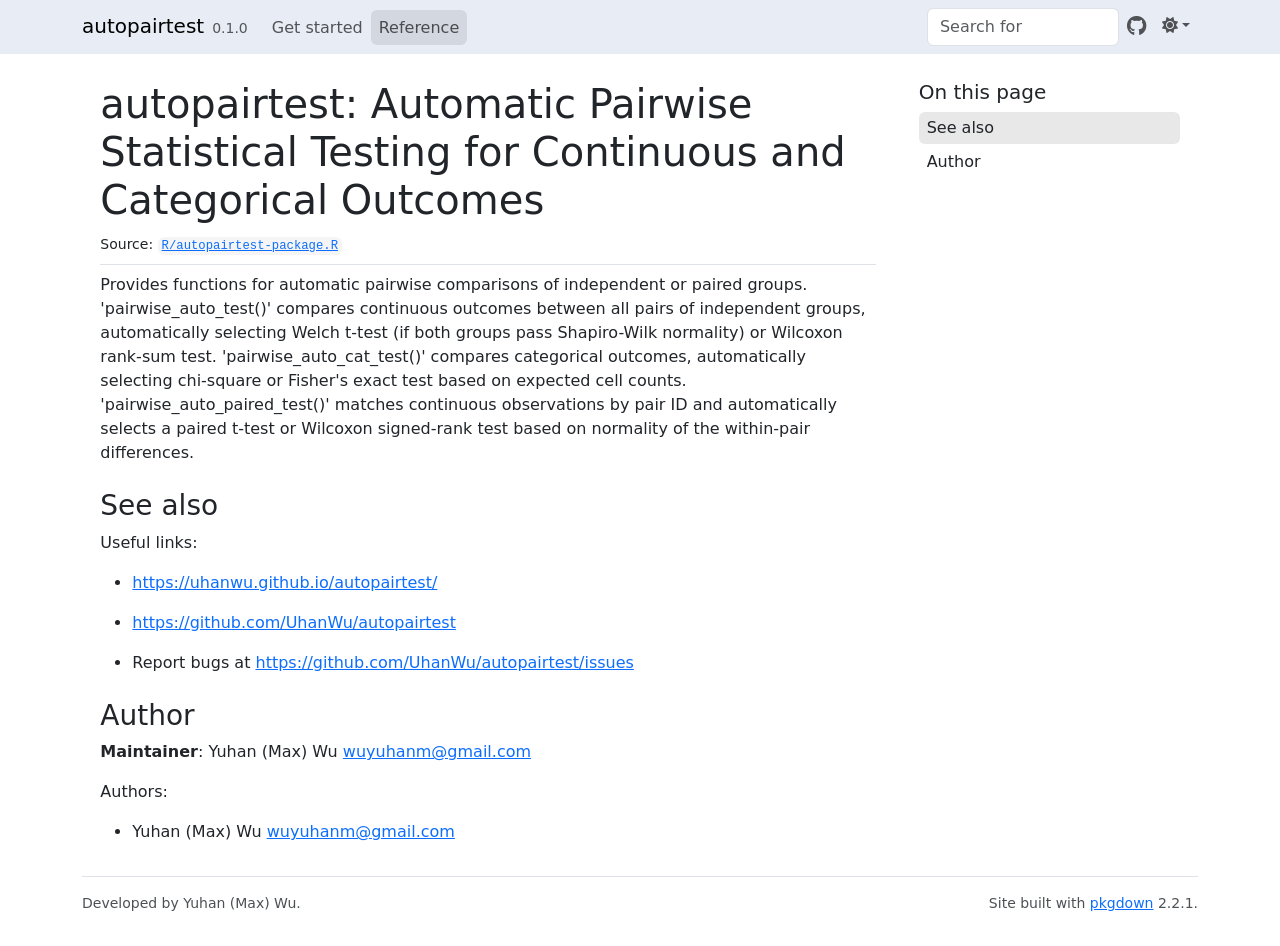
<file: reference/autopairtest-package.html>
<!DOCTYPE html>
<!-- Generated by pkgdown: do not edit by hand --><html lang="en"><head><meta http-equiv="Content-Type" content="text/html; charset=UTF-8"><meta charset="utf-8"><meta http-equiv="X-UA-Compatible" content="IE=edge"><meta name="viewport" content="width=device-width, initial-scale=1, shrink-to-fit=no"><title>autopairtest: Automatic Pairwise Statistical Testing for Continuous and Categorical Outcomes — autopairtest-package • autopairtest</title><script src="../lightswitch.js"></script><script src="../deps/jquery-3.6.0/jquery-3.6.0.min.js"></script><meta name="viewport" content="width=device-width, initial-scale=1, shrink-to-fit=no"><link href="../deps/bootstrap-5.3.8/bootstrap.min.css" rel="stylesheet"><script src="../deps/bootstrap-5.3.8/bootstrap.bundle.min.js"></script><link href="../deps/font-awesome-6.5.2/css/all.min.css" rel="stylesheet"><link href="../deps/font-awesome-6.5.2/css/v4-shims.min.css" rel="stylesheet"><script src="../deps/headroom-0.11.0/headroom.min.js"></script><script src="../deps/headroom-0.11.0/jQuery.headroom.min.js"></script><script src="../deps/bootstrap-toc-1.0.1/bootstrap-toc.min.js"></script><script src="../deps/clipboard.js-2.0.11/clipboard.min.js"></script><script src="../deps/search-1.0.0/autocomplete.jquery.min.js"></script><script src="../deps/search-1.0.0/fuse.min.js"></script><script src="../deps/search-1.0.0/mark.min.js"></script><!-- pkgdown --><script src="../pkgdown.js"></script><link href="../extra.css" rel="stylesheet"><meta property="og:title" content="autopairtest: Automatic Pairwise Statistical Testing for Continuous and Categorical Outcomes — autopairtest-package"><meta name="description" content="Provides functions for automatic pairwise comparisons of independent or paired groups. 'pairwise_auto_test()' compares continuous outcomes between all pairs of independent groups, automatically selecting Welch t-test (if both groups pass Shapiro-Wilk normality) or Wilcoxon rank-sum test. 'pairwise_auto_cat_test()' compares categorical outcomes, automatically selecting chi-square or Fisher's exact test based on expected cell counts. 'pairwise_auto_paired_test()' matches continuous observations by pair ID and automatically selects a paired t-test or Wilcoxon signed-rank test based on normality of the within-pair differences."><meta property="og:description" content="Provides functions for automatic pairwise comparisons of independent or paired groups. 'pairwise_auto_test()' compares continuous outcomes between all pairs of independent groups, automatically selecting Welch t-test (if both groups pass Shapiro-Wilk normality) or Wilcoxon rank-sum test. 'pairwise_auto_cat_test()' compares categorical outcomes, automatically selecting chi-square or Fisher's exact test based on expected cell counts. 'pairwise_auto_paired_test()' matches continuous observations by pair ID and automatically selects a paired t-test or Wilcoxon signed-rank test based on normality of the within-pair differences."></head><body>
    <a href="#main" class="visually-hidden-focusable">Skip to contents</a>


    <nav class="navbar navbar-expand-lg fixed-top " aria-label="Site navigation"><div class="container">

    <a class="navbar-brand me-2" href="../index.html">autopairtest</a>

    <small class="nav-text text-muted me-auto" data-bs-toggle="tooltip" data-bs-placement="bottom" title="">0.1.0</small>


    <button class="navbar-toggler" type="button" data-bs-toggle="collapse" data-bs-target="#navbar" aria-controls="navbar" aria-expanded="false" aria-label="Toggle navigation">
      <span class="navbar-toggler-icon"></span>
    </button>

    <div id="navbar" class="collapse navbar-collapse ms-3">
      <ul class="navbar-nav me-auto"><li class="nav-item"><a class="nav-link" href="../index.html">Get started</a></li>
<li class="active nav-item"><a class="nav-link" href="../reference/index.html">Reference</a></li>
      </ul><ul class="navbar-nav"><li class="nav-item"><form class="form-inline" role="search">
 <input class="form-control" type="search" name="search-input" id="search-input" autocomplete="off" aria-label="Search site" placeholder="Search for" data-search-index="../search.json"></form></li>
<li class="nav-item"><a class="external-link nav-link" href="https://github.com/UhanWu/autopairtest/" aria-label="GitHub"><span class="fa fab fa-github fa-lg"></span></a></li>
<li class="nav-item dropdown">
  <button class="nav-link dropdown-toggle" type="button" id="dropdown-lightswitch" data-bs-toggle="dropdown" aria-expanded="false" aria-haspopup="true" aria-label="Light switch"><span class="fa fa-sun"></span></button>
  <ul class="dropdown-menu dropdown-menu-end" aria-labelledby="dropdown-lightswitch"><li><button class="dropdown-item" data-bs-theme-value="light"><span class="fa fa-sun"></span> Light</button></li>
    <li><button class="dropdown-item" data-bs-theme-value="dark"><span class="fa fa-moon"></span> Dark</button></li>
    <li><button class="dropdown-item" data-bs-theme-value="auto"><span class="fa fa-adjust"></span> Auto</button></li>
  </ul></li>
      </ul></div>


  </div>
</nav><div class="container template-reference-topic">
<div class="row">
  <main id="main" class="col-md-9"><div class="page-header">

      <h1>autopairtest: Automatic Pairwise Statistical Testing for Continuous and Categorical Outcomes</h1>
      <small class="dont-index">Source: <a href="https://github.com/UhanWu/autopairtest/blob/main/R/autopairtest-package.R" class="external-link"><code>R/autopairtest-package.R</code></a></small>
      <div class="d-none name"><code>autopairtest-package.Rd</code></div>
    </div>

    <div class="ref-description section level2">
    <p>Provides functions for automatic pairwise comparisons of independent or paired groups. 'pairwise_auto_test()' compares continuous outcomes between all pairs of independent groups, automatically selecting Welch t-test (if both groups pass Shapiro-Wilk normality) or Wilcoxon rank-sum test. 'pairwise_auto_cat_test()' compares categorical outcomes, automatically selecting chi-square or Fisher's exact test based on expected cell counts. 'pairwise_auto_paired_test()' matches continuous observations by pair ID and automatically selects a paired t-test or Wilcoxon signed-rank test based on normality of the within-pair differences.</p>
    </div>


    <div class="section level2">
    <h2 id="see-also">See also<a class="anchor" aria-label="anchor" href="#see-also"></a></h2>
    <div class="dont-index"><p>Useful links:</p><ul><li><p><a href="https://uhanwu.github.io/autopairtest/">https://uhanwu.github.io/autopairtest/</a></p></li>
<li><p><a href="https://github.com/UhanWu/autopairtest" class="external-link">https://github.com/UhanWu/autopairtest</a></p></li>
<li><p>Report bugs at <a href="https://github.com/UhanWu/autopairtest/issues" class="external-link">https://github.com/UhanWu/autopairtest/issues</a></p></li>
</ul></div>
    </div>
    <div class="section level2">
    <h2 id="author">Author<a class="anchor" aria-label="anchor" href="#author"></a></h2>
    <p><strong>Maintainer</strong>: Yuhan (Max) Wu <a href="mailto:wuyuhanm@gmail.com">wuyuhanm@gmail.com</a></p>
<p>Authors:</p><ul><li><p>Yuhan (Max) Wu <a href="mailto:wuyuhanm@gmail.com">wuyuhanm@gmail.com</a></p></li>
</ul></div>

  </main><aside class="col-md-3"><nav id="toc" aria-label="Table of contents"><h2>On this page</h2>
    </nav></aside></div>


    <footer><div class="pkgdown-footer-left">
  <p>Developed by Yuhan (Max) Wu.</p>
</div>

<div class="pkgdown-footer-right">
  <p>Site built with <a href="https://pkgdown.r-lib.org/" class="external-link">pkgdown</a> 2.2.1.</p>
</div>

    </footer></div>





  </body></html>
</file>
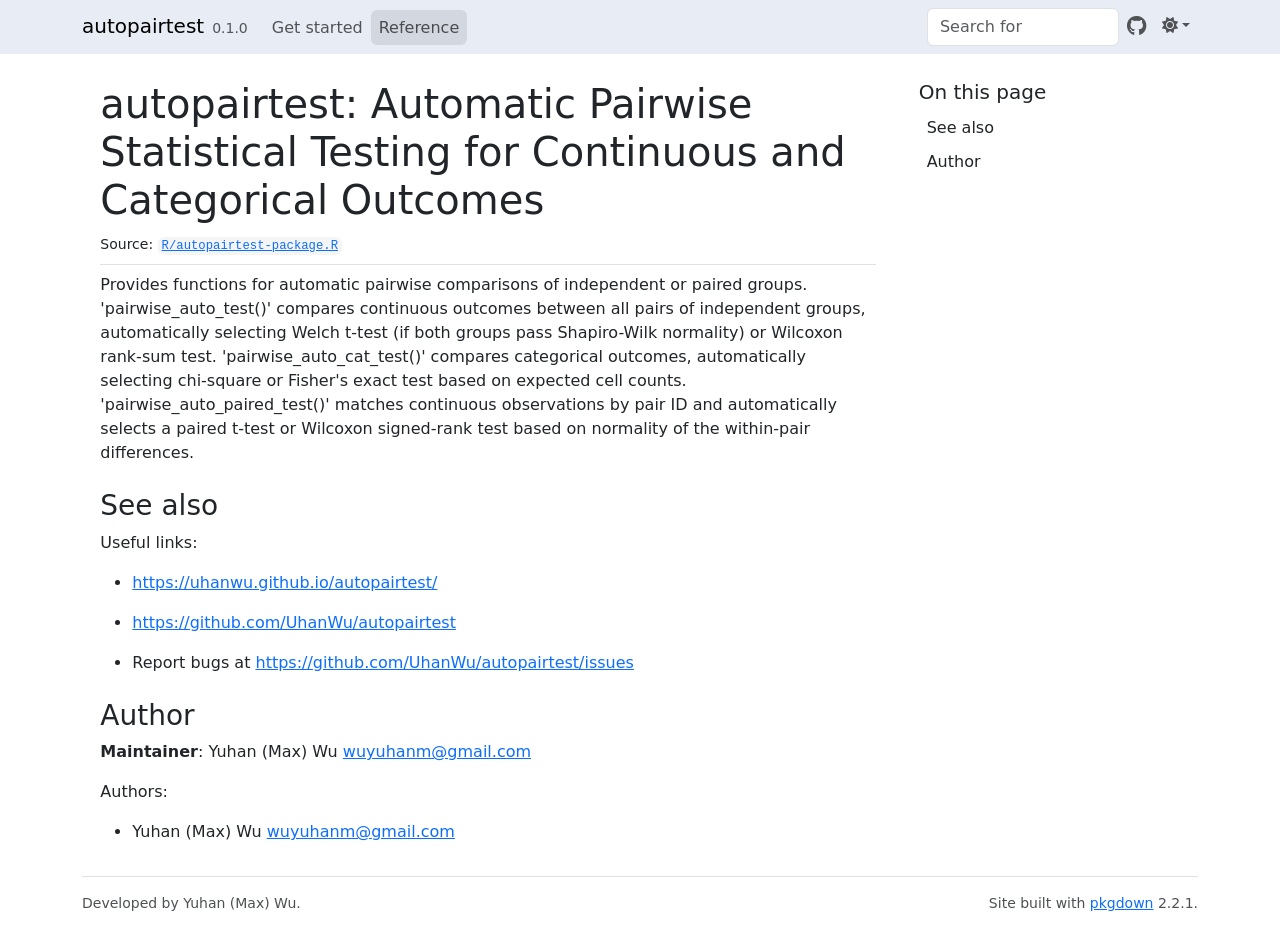
<file: reference/autopairtest.html>
<html>
  <head>
    <meta http-equiv="refresh" content="0;URL=https://uhanwu.github.io/autopairtest/reference/autopairtest-package.html" />
    <meta name="robots" content="noindex">
    <link rel="canonical" href="https://uhanwu.github.io/autopairtest/reference/autopairtest-package.html">
  </head>
</html>
</file>
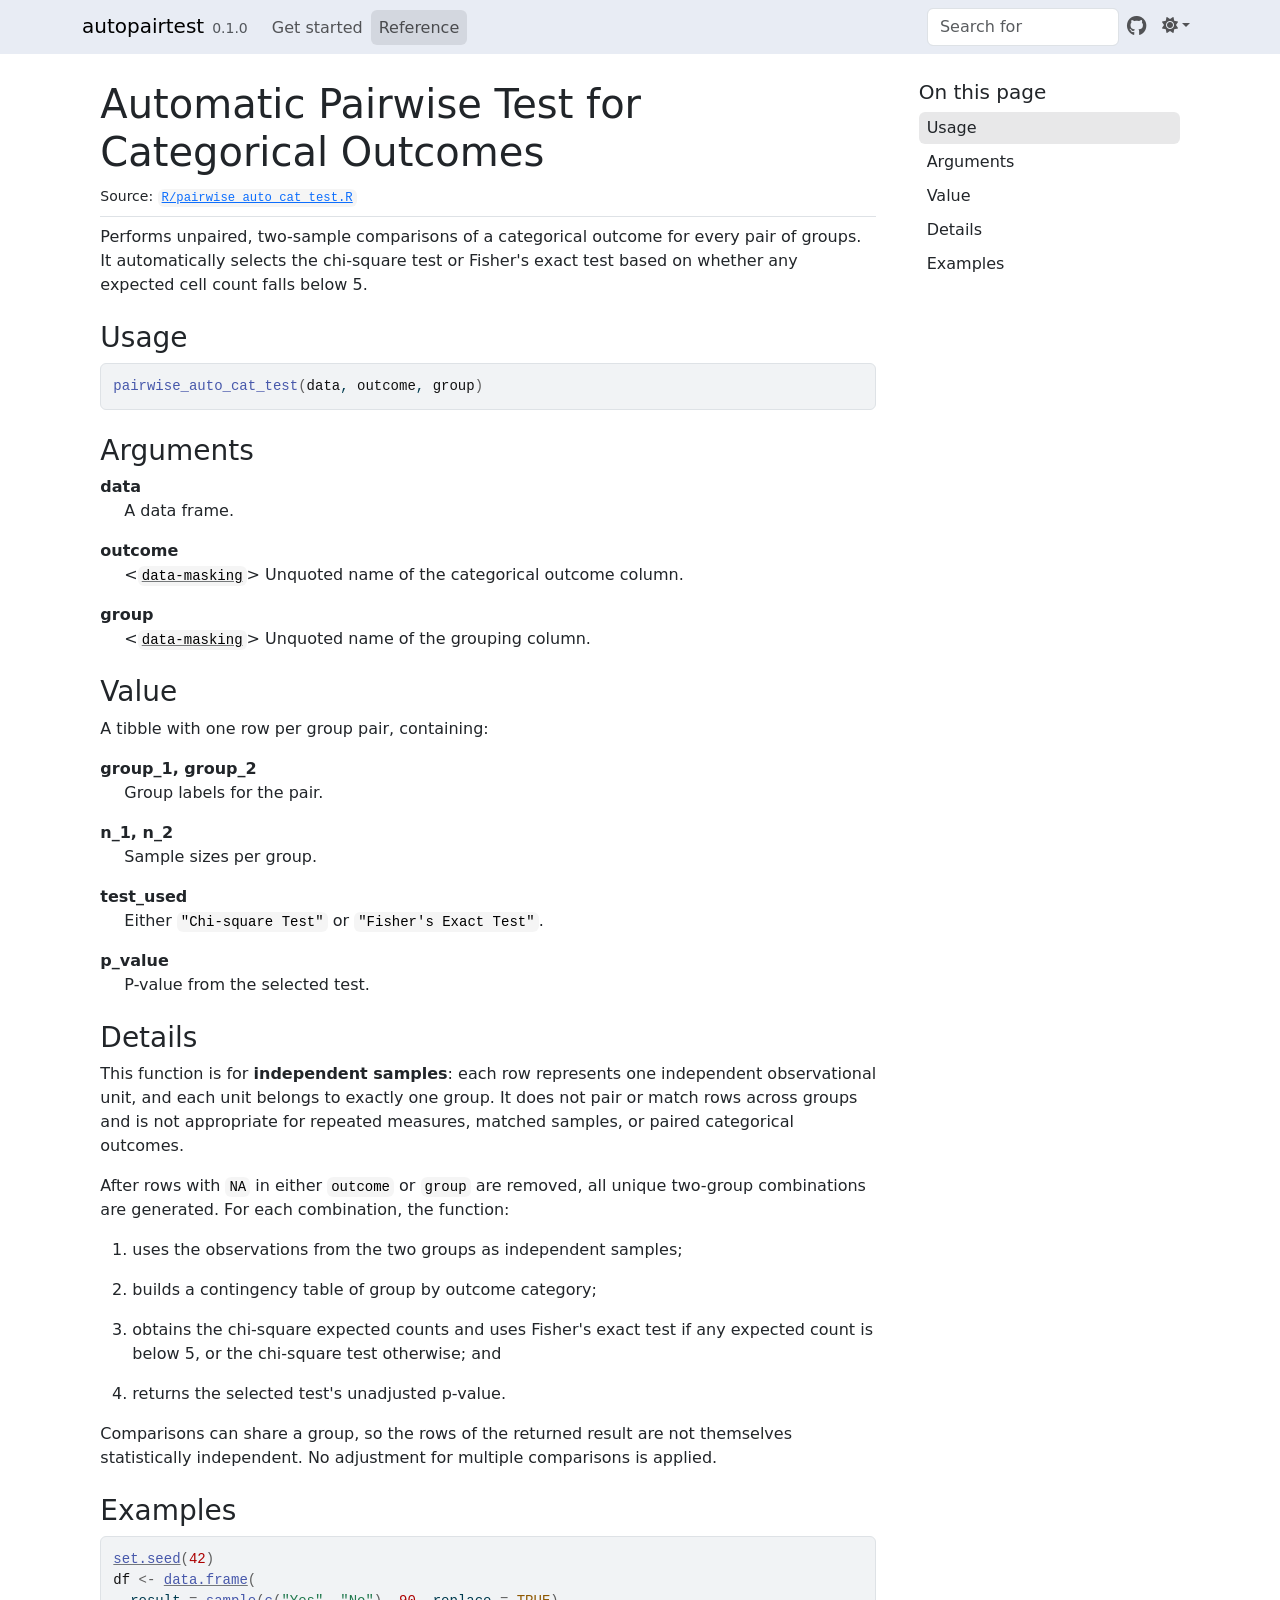
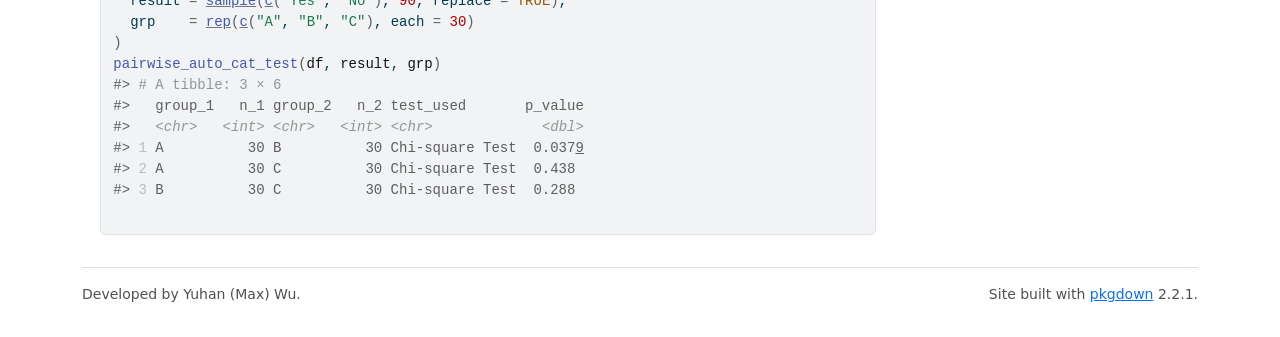
<file: reference/pairwise_auto_cat_test.html>
<!DOCTYPE html>
<!-- Generated by pkgdown: do not edit by hand --><html lang="en"><head><meta http-equiv="Content-Type" content="text/html; charset=UTF-8"><meta charset="utf-8"><meta http-equiv="X-UA-Compatible" content="IE=edge"><meta name="viewport" content="width=device-width, initial-scale=1, shrink-to-fit=no"><title>Automatic Pairwise Test for Categorical Outcomes — pairwise_auto_cat_test • autopairtest</title><script src="../lightswitch.js"></script><script src="../deps/jquery-3.6.0/jquery-3.6.0.min.js"></script><meta name="viewport" content="width=device-width, initial-scale=1, shrink-to-fit=no"><link href="../deps/bootstrap-5.3.8/bootstrap.min.css" rel="stylesheet"><script src="../deps/bootstrap-5.3.8/bootstrap.bundle.min.js"></script><link href="../deps/font-awesome-6.5.2/css/all.min.css" rel="stylesheet"><link href="../deps/font-awesome-6.5.2/css/v4-shims.min.css" rel="stylesheet"><script src="../deps/headroom-0.11.0/headroom.min.js"></script><script src="../deps/headroom-0.11.0/jQuery.headroom.min.js"></script><script src="../deps/bootstrap-toc-1.0.1/bootstrap-toc.min.js"></script><script src="../deps/clipboard.js-2.0.11/clipboard.min.js"></script><script src="../deps/search-1.0.0/autocomplete.jquery.min.js"></script><script src="../deps/search-1.0.0/fuse.min.js"></script><script src="../deps/search-1.0.0/mark.min.js"></script><!-- pkgdown --><script src="../pkgdown.js"></script><link href="../extra.css" rel="stylesheet"><meta property="og:title" content="Automatic Pairwise Test for Categorical Outcomes — pairwise_auto_cat_test"><meta name="description" content="Performs unpaired, two-sample comparisons of a categorical outcome for every
pair of groups. It automatically selects the chi-square test or Fisher's
exact test based on whether any expected cell count falls below 5."><meta property="og:description" content="Performs unpaired, two-sample comparisons of a categorical outcome for every
pair of groups. It automatically selects the chi-square test or Fisher's
exact test based on whether any expected cell count falls below 5."></head><body>
    <a href="#main" class="visually-hidden-focusable">Skip to contents</a>


    <nav class="navbar navbar-expand-lg fixed-top " aria-label="Site navigation"><div class="container">

    <a class="navbar-brand me-2" href="../index.html">autopairtest</a>

    <small class="nav-text text-muted me-auto" data-bs-toggle="tooltip" data-bs-placement="bottom" title="">0.1.0</small>


    <button class="navbar-toggler" type="button" data-bs-toggle="collapse" data-bs-target="#navbar" aria-controls="navbar" aria-expanded="false" aria-label="Toggle navigation">
      <span class="navbar-toggler-icon"></span>
    </button>

    <div id="navbar" class="collapse navbar-collapse ms-3">
      <ul class="navbar-nav me-auto"><li class="nav-item"><a class="nav-link" href="../index.html">Get started</a></li>
<li class="active nav-item"><a class="nav-link" href="../reference/index.html">Reference</a></li>
      </ul><ul class="navbar-nav"><li class="nav-item"><form class="form-inline" role="search">
 <input class="form-control" type="search" name="search-input" id="search-input" autocomplete="off" aria-label="Search site" placeholder="Search for" data-search-index="../search.json"></form></li>
<li class="nav-item"><a class="external-link nav-link" href="https://github.com/UhanWu/autopairtest/" aria-label="GitHub"><span class="fa fab fa-github fa-lg"></span></a></li>
<li class="nav-item dropdown">
  <button class="nav-link dropdown-toggle" type="button" id="dropdown-lightswitch" data-bs-toggle="dropdown" aria-expanded="false" aria-haspopup="true" aria-label="Light switch"><span class="fa fa-sun"></span></button>
  <ul class="dropdown-menu dropdown-menu-end" aria-labelledby="dropdown-lightswitch"><li><button class="dropdown-item" data-bs-theme-value="light"><span class="fa fa-sun"></span> Light</button></li>
    <li><button class="dropdown-item" data-bs-theme-value="dark"><span class="fa fa-moon"></span> Dark</button></li>
    <li><button class="dropdown-item" data-bs-theme-value="auto"><span class="fa fa-adjust"></span> Auto</button></li>
  </ul></li>
      </ul></div>


  </div>
</nav><div class="container template-reference-topic">
<div class="row">
  <main id="main" class="col-md-9"><div class="page-header">

      <h1>Automatic Pairwise Test for Categorical Outcomes</h1>
      <small class="dont-index">Source: <a href="https://github.com/UhanWu/autopairtest/blob/main/R/pairwise_auto_cat_test.R" class="external-link"><code>R/pairwise_auto_cat_test.R</code></a></small>
      <div class="d-none name"><code>pairwise_auto_cat_test.Rd</code></div>
    </div>

    <div class="ref-description section level2">
    <p>Performs unpaired, two-sample comparisons of a categorical outcome for every
pair of groups. It automatically selects the chi-square test or Fisher's
exact test based on whether any expected cell count falls below 5.</p>
    </div>

    <div class="section level2">
    <h2 id="ref-usage">Usage<a class="anchor" aria-label="anchor" href="#ref-usage"></a></h2>
    <div class="sourceCode"><pre class="sourceCode r"><code><span><span class="fu">pairwise_auto_cat_test</span><span class="op">(</span><span class="va">data</span>, <span class="va">outcome</span>, <span class="va">group</span><span class="op">)</span></span></code></pre></div>
    </div>

    <div class="section level2">
    <h2 id="arguments">Arguments<a class="anchor" aria-label="anchor" href="#arguments"></a></h2>


<dl><dt id="arg-data">data<a class="anchor" aria-label="anchor" href="#arg-data"></a></dt>
<dd><p>A data frame.</p></dd>


<dt id="arg-outcome">outcome<a class="anchor" aria-label="anchor" href="#arg-outcome"></a></dt>
<dd><p>&lt;<code><a href="https://dplyr.tidyverse.org/reference/dplyr_data_masking.html" class="external-link">data-masking</a></code>&gt; Unquoted name of
the categorical outcome column.</p></dd>


<dt id="arg-group">group<a class="anchor" aria-label="anchor" href="#arg-group"></a></dt>
<dd><p>&lt;<code><a href="https://dplyr.tidyverse.org/reference/dplyr_data_masking.html" class="external-link">data-masking</a></code>&gt; Unquoted name of
the grouping column.</p></dd>

</dl></div>
    <div class="section level2">
    <h2 id="value">Value<a class="anchor" aria-label="anchor" href="#value"></a></h2>
    <p>A tibble with one row per group pair, containing:</p><dl><dt>group_1, group_2</dt>
<dd><p>Group labels for the pair.</p></dd>

<dt>n_1, n_2</dt>
<dd><p>Sample sizes per group.</p></dd>

<dt>test_used</dt>
<dd><p>Either <code>"Chi-square Test"</code> or <code>"Fisher's Exact Test"</code>.</p></dd>

<dt>p_value</dt>
<dd><p>P-value from the selected test.</p></dd>


</dl></div>
    <div class="section level2">
    <h2 id="details">Details<a class="anchor" aria-label="anchor" href="#details"></a></h2>
    <p>This function is for <strong>independent samples</strong>: each row represents one
independent observational unit, and each unit belongs to exactly one group.
It does not pair or match rows across groups and is not appropriate for
repeated measures, matched samples, or paired categorical outcomes.</p>
<p>After rows with <code>NA</code> in either <code>outcome</code> or <code>group</code> are removed, all unique
two-group combinations are generated. For each combination, the function:</p><ol><li><p>uses the observations from the two groups as independent samples;</p></li>
<li><p>builds a contingency table of group by outcome category;</p></li>
<li><p>obtains the chi-square expected counts and uses Fisher's exact test if any
expected count is below 5, or the chi-square test otherwise; and</p></li>
<li><p>returns the selected test's unadjusted p-value.</p></li>
</ol><p>Comparisons can share a group, so the rows of the returned result are not
themselves statistically independent. No adjustment for multiple
comparisons is applied.</p>
    </div>

    <div class="section level2">
    <h2 id="ref-examples">Examples<a class="anchor" aria-label="anchor" href="#ref-examples"></a></h2>
    <div class="sourceCode"><pre class="sourceCode r"><code><span class="r-in"><span><span class="fu"><a href="https://rdrr.io/r/base/Random.html" class="external-link">set.seed</a></span><span class="op">(</span><span class="fl">42</span><span class="op">)</span></span></span>
<span class="r-in"><span><span class="va">df</span> <span class="op">&lt;-</span> <span class="fu"><a href="https://rdrr.io/r/base/data.frame.html" class="external-link">data.frame</a></span><span class="op">(</span></span></span>
<span class="r-in"><span>  result <span class="op">=</span> <span class="fu"><a href="https://rdrr.io/r/base/sample.html" class="external-link">sample</a></span><span class="op">(</span><span class="fu"><a href="https://rdrr.io/r/base/c.html" class="external-link">c</a></span><span class="op">(</span><span class="st">"Yes"</span>, <span class="st">"No"</span><span class="op">)</span>, <span class="fl">90</span>, replace <span class="op">=</span> <span class="cn">TRUE</span><span class="op">)</span>,</span></span>
<span class="r-in"><span>  grp    <span class="op">=</span> <span class="fu"><a href="https://rdrr.io/r/base/rep.html" class="external-link">rep</a></span><span class="op">(</span><span class="fu"><a href="https://rdrr.io/r/base/c.html" class="external-link">c</a></span><span class="op">(</span><span class="st">"A"</span>, <span class="st">"B"</span>, <span class="st">"C"</span><span class="op">)</span>, each <span class="op">=</span> <span class="fl">30</span><span class="op">)</span></span></span>
<span class="r-in"><span><span class="op">)</span></span></span>
<span class="r-in"><span><span class="fu">pairwise_auto_cat_test</span><span class="op">(</span><span class="va">df</span>, <span class="va">result</span>, <span class="va">grp</span><span class="op">)</span></span></span>
<span class="r-out co"><span class="r-pr">#&gt;</span> <span style="color: #949494;"># A tibble: 3 × 6</span></span>
<span class="r-out co"><span class="r-pr">#&gt;</span>   group_1   n_1 group_2   n_2 test_used       p_value</span>
<span class="r-out co"><span class="r-pr">#&gt;</span>   <span style="color: #949494; font-style: italic;">&lt;chr&gt;</span>   <span style="color: #949494; font-style: italic;">&lt;int&gt;</span> <span style="color: #949494; font-style: italic;">&lt;chr&gt;</span>   <span style="color: #949494; font-style: italic;">&lt;int&gt;</span> <span style="color: #949494; font-style: italic;">&lt;chr&gt;</span>             <span style="color: #949494; font-style: italic;">&lt;dbl&gt;</span></span>
<span class="r-out co"><span class="r-pr">#&gt;</span> <span style="color: #BCBCBC;">1</span> A          30 B          30 Chi-square Test  0.037<span style="text-decoration: underline;">9</span></span>
<span class="r-out co"><span class="r-pr">#&gt;</span> <span style="color: #BCBCBC;">2</span> A          30 C          30 Chi-square Test  0.438 </span>
<span class="r-out co"><span class="r-pr">#&gt;</span> <span style="color: #BCBCBC;">3</span> B          30 C          30 Chi-square Test  0.288 </span>
<span class="r-in"><span></span></span>
</code></pre></div>
    </div>
  </main><aside class="col-md-3"><nav id="toc" aria-label="Table of contents"><h2>On this page</h2>
    </nav></aside></div>


    <footer><div class="pkgdown-footer-left">
  <p>Developed by Yuhan (Max) Wu.</p>
</div>

<div class="pkgdown-footer-right">
  <p>Site built with <a href="https://pkgdown.r-lib.org/" class="external-link">pkgdown</a> 2.2.1.</p>
</div>

    </footer></div>





  </body></html>
</file>
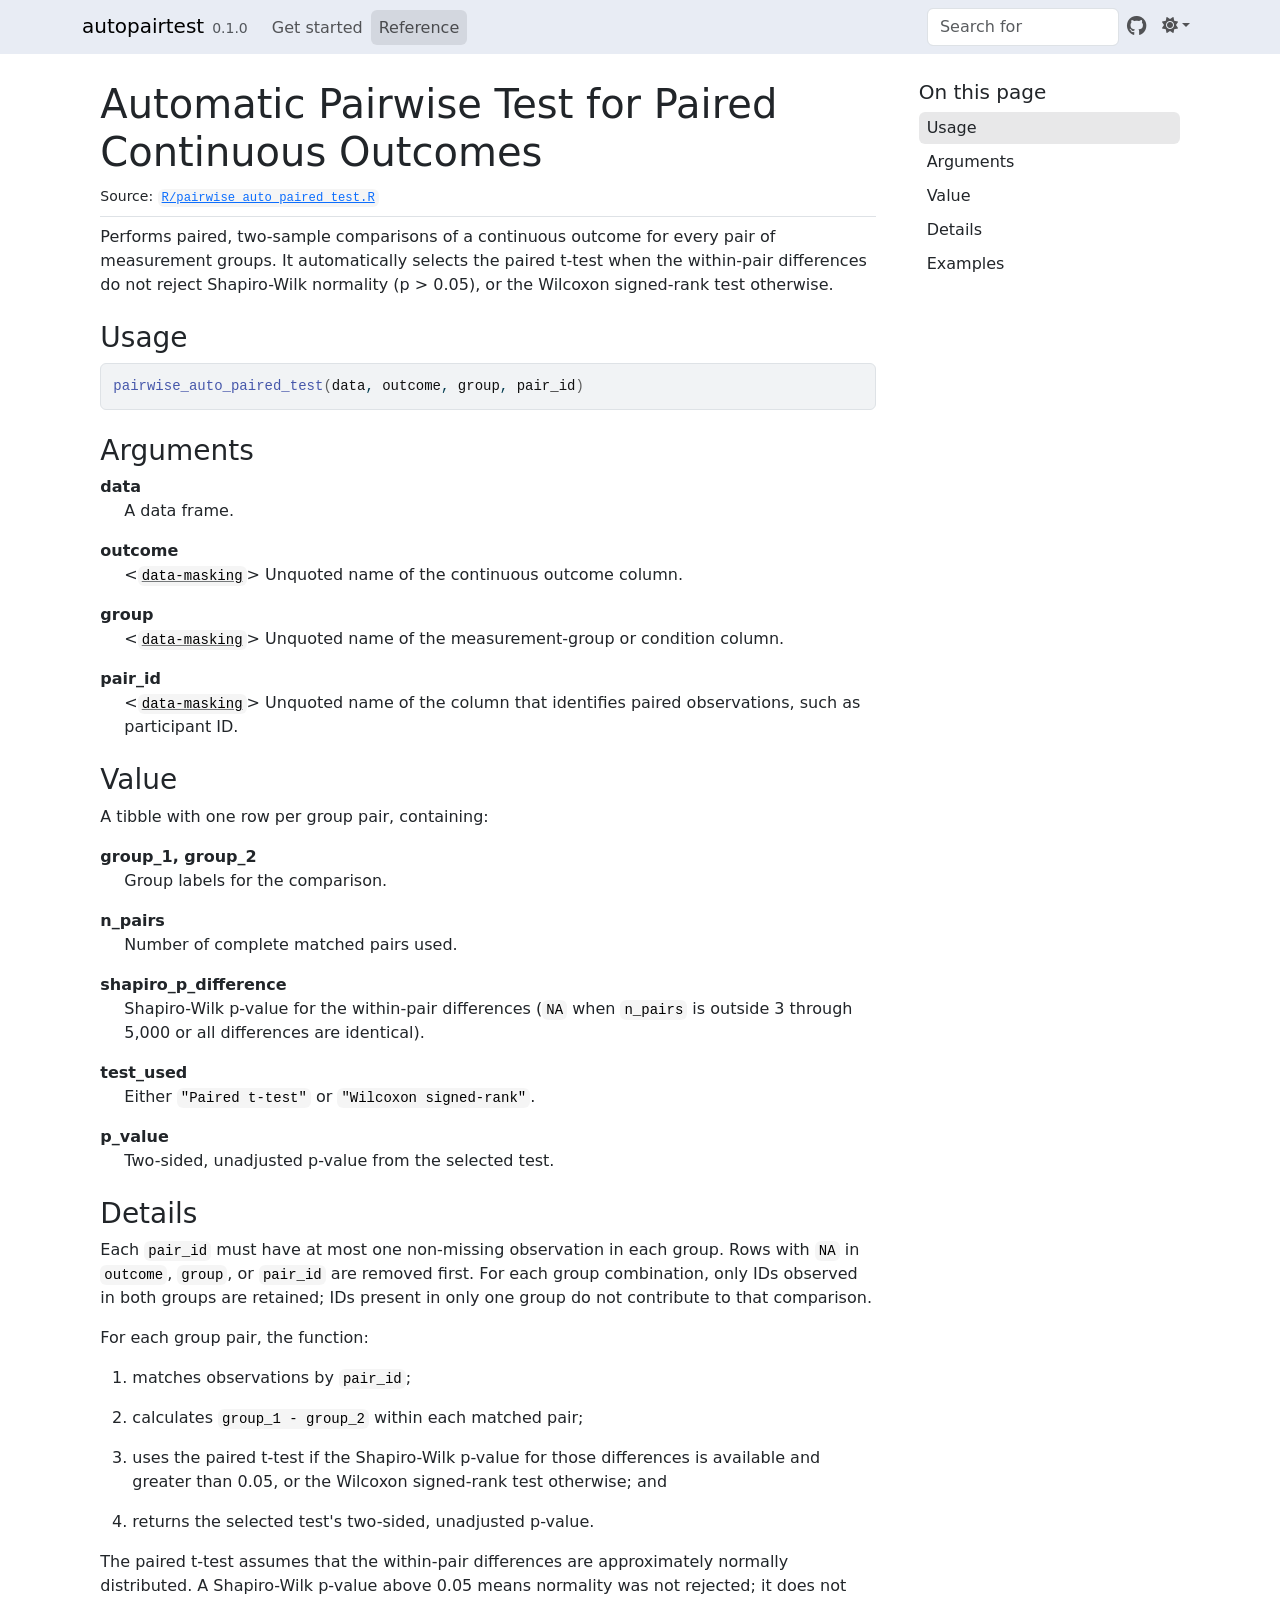
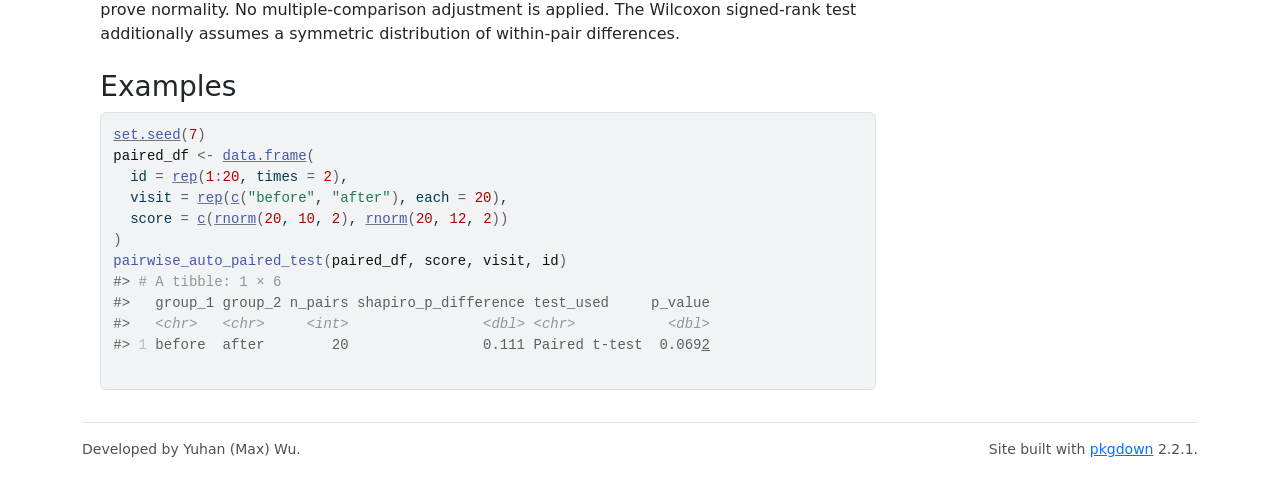
<file: reference/pairwise_auto_paired_test.html>
<!DOCTYPE html>
<!-- Generated by pkgdown: do not edit by hand --><html lang="en"><head><meta http-equiv="Content-Type" content="text/html; charset=UTF-8"><meta charset="utf-8"><meta http-equiv="X-UA-Compatible" content="IE=edge"><meta name="viewport" content="width=device-width, initial-scale=1, shrink-to-fit=no"><title>Automatic Pairwise Test for Paired Continuous Outcomes — pairwise_auto_paired_test • autopairtest</title><script src="../lightswitch.js"></script><script src="../deps/jquery-3.6.0/jquery-3.6.0.min.js"></script><meta name="viewport" content="width=device-width, initial-scale=1, shrink-to-fit=no"><link href="../deps/bootstrap-5.3.8/bootstrap.min.css" rel="stylesheet"><script src="../deps/bootstrap-5.3.8/bootstrap.bundle.min.js"></script><link href="../deps/font-awesome-6.5.2/css/all.min.css" rel="stylesheet"><link href="../deps/font-awesome-6.5.2/css/v4-shims.min.css" rel="stylesheet"><script src="../deps/headroom-0.11.0/headroom.min.js"></script><script src="../deps/headroom-0.11.0/jQuery.headroom.min.js"></script><script src="../deps/bootstrap-toc-1.0.1/bootstrap-toc.min.js"></script><script src="../deps/clipboard.js-2.0.11/clipboard.min.js"></script><script src="../deps/search-1.0.0/autocomplete.jquery.min.js"></script><script src="../deps/search-1.0.0/fuse.min.js"></script><script src="../deps/search-1.0.0/mark.min.js"></script><!-- pkgdown --><script src="../pkgdown.js"></script><link href="../extra.css" rel="stylesheet"><meta property="og:title" content="Automatic Pairwise Test for Paired Continuous Outcomes — pairwise_auto_paired_test"><meta name="description" content="Performs paired, two-sample comparisons of a continuous outcome for every
pair of measurement groups. It automatically selects the paired t-test when
the within-pair differences do not reject Shapiro-Wilk normality (p &amp;gt; 0.05),
or the Wilcoxon signed-rank test otherwise."><meta property="og:description" content="Performs paired, two-sample comparisons of a continuous outcome for every
pair of measurement groups. It automatically selects the paired t-test when
the within-pair differences do not reject Shapiro-Wilk normality (p &amp;gt; 0.05),
or the Wilcoxon signed-rank test otherwise."></head><body>
    <a href="#main" class="visually-hidden-focusable">Skip to contents</a>


    <nav class="navbar navbar-expand-lg fixed-top " aria-label="Site navigation"><div class="container">

    <a class="navbar-brand me-2" href="../index.html">autopairtest</a>

    <small class="nav-text text-muted me-auto" data-bs-toggle="tooltip" data-bs-placement="bottom" title="">0.1.0</small>


    <button class="navbar-toggler" type="button" data-bs-toggle="collapse" data-bs-target="#navbar" aria-controls="navbar" aria-expanded="false" aria-label="Toggle navigation">
      <span class="navbar-toggler-icon"></span>
    </button>

    <div id="navbar" class="collapse navbar-collapse ms-3">
      <ul class="navbar-nav me-auto"><li class="nav-item"><a class="nav-link" href="../index.html">Get started</a></li>
<li class="active nav-item"><a class="nav-link" href="../reference/index.html">Reference</a></li>
      </ul><ul class="navbar-nav"><li class="nav-item"><form class="form-inline" role="search">
 <input class="form-control" type="search" name="search-input" id="search-input" autocomplete="off" aria-label="Search site" placeholder="Search for" data-search-index="../search.json"></form></li>
<li class="nav-item"><a class="external-link nav-link" href="https://github.com/UhanWu/autopairtest/" aria-label="GitHub"><span class="fa fab fa-github fa-lg"></span></a></li>
<li class="nav-item dropdown">
  <button class="nav-link dropdown-toggle" type="button" id="dropdown-lightswitch" data-bs-toggle="dropdown" aria-expanded="false" aria-haspopup="true" aria-label="Light switch"><span class="fa fa-sun"></span></button>
  <ul class="dropdown-menu dropdown-menu-end" aria-labelledby="dropdown-lightswitch"><li><button class="dropdown-item" data-bs-theme-value="light"><span class="fa fa-sun"></span> Light</button></li>
    <li><button class="dropdown-item" data-bs-theme-value="dark"><span class="fa fa-moon"></span> Dark</button></li>
    <li><button class="dropdown-item" data-bs-theme-value="auto"><span class="fa fa-adjust"></span> Auto</button></li>
  </ul></li>
      </ul></div>


  </div>
</nav><div class="container template-reference-topic">
<div class="row">
  <main id="main" class="col-md-9"><div class="page-header">

      <h1>Automatic Pairwise Test for Paired Continuous Outcomes</h1>
      <small class="dont-index">Source: <a href="https://github.com/UhanWu/autopairtest/blob/main/R/pairwise_auto_paired_test.R" class="external-link"><code>R/pairwise_auto_paired_test.R</code></a></small>
      <div class="d-none name"><code>pairwise_auto_paired_test.Rd</code></div>
    </div>

    <div class="ref-description section level2">
    <p>Performs paired, two-sample comparisons of a continuous outcome for every
pair of measurement groups. It automatically selects the paired t-test when
the within-pair differences do not reject Shapiro-Wilk normality (p &gt; 0.05),
or the Wilcoxon signed-rank test otherwise.</p>
    </div>

    <div class="section level2">
    <h2 id="ref-usage">Usage<a class="anchor" aria-label="anchor" href="#ref-usage"></a></h2>
    <div class="sourceCode"><pre class="sourceCode r"><code><span><span class="fu">pairwise_auto_paired_test</span><span class="op">(</span><span class="va">data</span>, <span class="va">outcome</span>, <span class="va">group</span>, <span class="va">pair_id</span><span class="op">)</span></span></code></pre></div>
    </div>

    <div class="section level2">
    <h2 id="arguments">Arguments<a class="anchor" aria-label="anchor" href="#arguments"></a></h2>


<dl><dt id="arg-data">data<a class="anchor" aria-label="anchor" href="#arg-data"></a></dt>
<dd><p>A data frame.</p></dd>


<dt id="arg-outcome">outcome<a class="anchor" aria-label="anchor" href="#arg-outcome"></a></dt>
<dd><p>&lt;<code><a href="https://dplyr.tidyverse.org/reference/dplyr_data_masking.html" class="external-link">data-masking</a></code>&gt; Unquoted name of
the continuous outcome column.</p></dd>


<dt id="arg-group">group<a class="anchor" aria-label="anchor" href="#arg-group"></a></dt>
<dd><p>&lt;<code><a href="https://dplyr.tidyverse.org/reference/dplyr_data_masking.html" class="external-link">data-masking</a></code>&gt; Unquoted name of
the measurement-group or condition column.</p></dd>


<dt id="arg-pair-id">pair_id<a class="anchor" aria-label="anchor" href="#arg-pair-id"></a></dt>
<dd><p>&lt;<code><a href="https://dplyr.tidyverse.org/reference/dplyr_data_masking.html" class="external-link">data-masking</a></code>&gt; Unquoted name of
the column that identifies paired observations, such as participant ID.</p></dd>

</dl></div>
    <div class="section level2">
    <h2 id="value">Value<a class="anchor" aria-label="anchor" href="#value"></a></h2>
    <p>A tibble with one row per group pair, containing:</p><dl><dt>group_1, group_2</dt>
<dd><p>Group labels for the comparison.</p></dd>

<dt>n_pairs</dt>
<dd><p>Number of complete matched pairs used.</p></dd>

<dt>shapiro_p_difference</dt>
<dd><p>Shapiro-Wilk p-value for the within-pair
differences (<code>NA</code> when <code>n_pairs</code> is outside 3 through 5,000 or all
differences are identical).</p></dd>

<dt>test_used</dt>
<dd><p>Either <code>"Paired t-test"</code> or
<code>"Wilcoxon signed-rank"</code>.</p></dd>

<dt>p_value</dt>
<dd><p>Two-sided, unadjusted p-value from the selected test.</p></dd>


</dl></div>
    <div class="section level2">
    <h2 id="details">Details<a class="anchor" aria-label="anchor" href="#details"></a></h2>
    <p>Each <code>pair_id</code> must have at most one non-missing observation in each group.
Rows with <code>NA</code> in <code>outcome</code>, <code>group</code>, or <code>pair_id</code> are removed first. For
each group combination, only IDs observed in both groups are retained; IDs
present in only one group do not contribute to that comparison.</p>
<p>For each group pair, the function:</p><ol><li><p>matches observations by <code>pair_id</code>;</p></li>
<li><p>calculates <code>group_1 - group_2</code> within each matched pair;</p></li>
<li><p>uses the paired t-test if the Shapiro-Wilk p-value for those differences
is available and greater than 0.05, or the Wilcoxon signed-rank test
otherwise; and</p></li>
<li><p>returns the selected test's two-sided, unadjusted p-value.</p></li>
</ol><p>The paired t-test assumes that the within-pair differences are approximately
normally distributed. A Shapiro-Wilk p-value above 0.05 means normality was
not rejected; it does not prove normality. No multiple-comparison adjustment
is applied. The Wilcoxon signed-rank test additionally assumes a symmetric
distribution of within-pair differences.</p>
    </div>

    <div class="section level2">
    <h2 id="ref-examples">Examples<a class="anchor" aria-label="anchor" href="#ref-examples"></a></h2>
    <div class="sourceCode"><pre class="sourceCode r"><code><span class="r-in"><span><span class="fu"><a href="https://rdrr.io/r/base/Random.html" class="external-link">set.seed</a></span><span class="op">(</span><span class="fl">7</span><span class="op">)</span></span></span>
<span class="r-in"><span><span class="va">paired_df</span> <span class="op">&lt;-</span> <span class="fu"><a href="https://rdrr.io/r/base/data.frame.html" class="external-link">data.frame</a></span><span class="op">(</span></span></span>
<span class="r-in"><span>  id <span class="op">=</span> <span class="fu"><a href="https://rdrr.io/r/base/rep.html" class="external-link">rep</a></span><span class="op">(</span><span class="fl">1</span><span class="op">:</span><span class="fl">20</span>, times <span class="op">=</span> <span class="fl">2</span><span class="op">)</span>,</span></span>
<span class="r-in"><span>  visit <span class="op">=</span> <span class="fu"><a href="https://rdrr.io/r/base/rep.html" class="external-link">rep</a></span><span class="op">(</span><span class="fu"><a href="https://rdrr.io/r/base/c.html" class="external-link">c</a></span><span class="op">(</span><span class="st">"before"</span>, <span class="st">"after"</span><span class="op">)</span>, each <span class="op">=</span> <span class="fl">20</span><span class="op">)</span>,</span></span>
<span class="r-in"><span>  score <span class="op">=</span> <span class="fu"><a href="https://rdrr.io/r/base/c.html" class="external-link">c</a></span><span class="op">(</span><span class="fu"><a href="https://rdrr.io/r/stats/Normal.html" class="external-link">rnorm</a></span><span class="op">(</span><span class="fl">20</span>, <span class="fl">10</span>, <span class="fl">2</span><span class="op">)</span>, <span class="fu"><a href="https://rdrr.io/r/stats/Normal.html" class="external-link">rnorm</a></span><span class="op">(</span><span class="fl">20</span>, <span class="fl">12</span>, <span class="fl">2</span><span class="op">)</span><span class="op">)</span></span></span>
<span class="r-in"><span><span class="op">)</span></span></span>
<span class="r-in"><span><span class="fu">pairwise_auto_paired_test</span><span class="op">(</span><span class="va">paired_df</span>, <span class="va">score</span>, <span class="va">visit</span>, <span class="va">id</span><span class="op">)</span></span></span>
<span class="r-out co"><span class="r-pr">#&gt;</span> <span style="color: #949494;"># A tibble: 1 × 6</span></span>
<span class="r-out co"><span class="r-pr">#&gt;</span>   group_1 group_2 n_pairs shapiro_p_difference test_used     p_value</span>
<span class="r-out co"><span class="r-pr">#&gt;</span>   <span style="color: #949494; font-style: italic;">&lt;chr&gt;</span>   <span style="color: #949494; font-style: italic;">&lt;chr&gt;</span>     <span style="color: #949494; font-style: italic;">&lt;int&gt;</span>                <span style="color: #949494; font-style: italic;">&lt;dbl&gt;</span> <span style="color: #949494; font-style: italic;">&lt;chr&gt;</span>           <span style="color: #949494; font-style: italic;">&lt;dbl&gt;</span></span>
<span class="r-out co"><span class="r-pr">#&gt;</span> <span style="color: #BCBCBC;">1</span> before  after        20                0.111 Paired t-test  0.069<span style="text-decoration: underline;">2</span></span>
<span class="r-in"><span></span></span>
</code></pre></div>
    </div>
  </main><aside class="col-md-3"><nav id="toc" aria-label="Table of contents"><h2>On this page</h2>
    </nav></aside></div>


    <footer><div class="pkgdown-footer-left">
  <p>Developed by Yuhan (Max) Wu.</p>
</div>

<div class="pkgdown-footer-right">
  <p>Site built with <a href="https://pkgdown.r-lib.org/" class="external-link">pkgdown</a> 2.2.1.</p>
</div>

    </footer></div>





  </body></html>
</file>
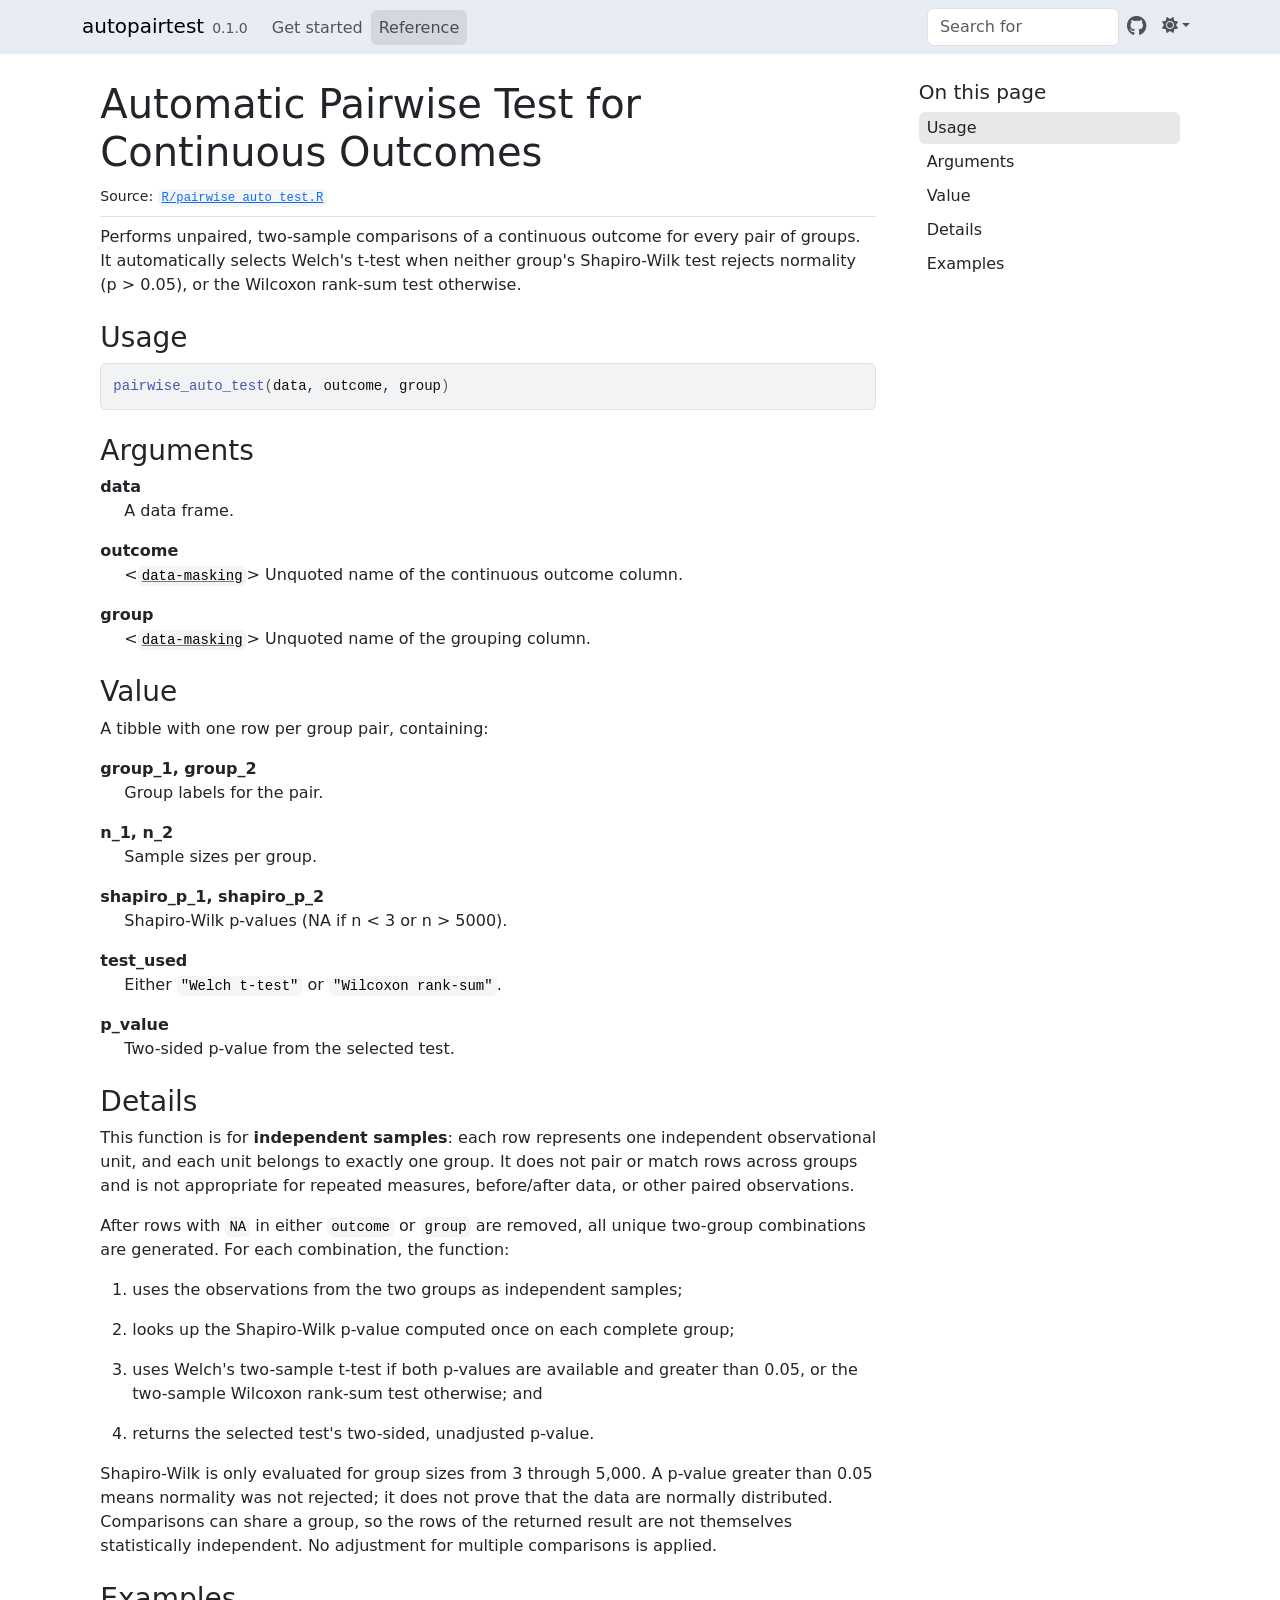
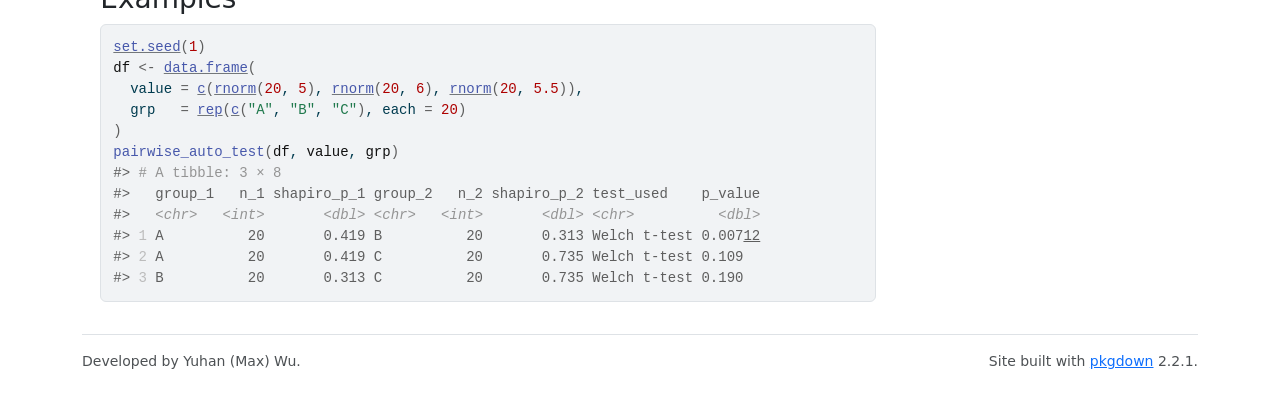
<file: reference/pairwise_auto_test.html>
<!DOCTYPE html>
<!-- Generated by pkgdown: do not edit by hand --><html lang="en"><head><meta http-equiv="Content-Type" content="text/html; charset=UTF-8"><meta charset="utf-8"><meta http-equiv="X-UA-Compatible" content="IE=edge"><meta name="viewport" content="width=device-width, initial-scale=1, shrink-to-fit=no"><title>Automatic Pairwise Test for Continuous Outcomes — pairwise_auto_test • autopairtest</title><script src="../lightswitch.js"></script><script src="../deps/jquery-3.6.0/jquery-3.6.0.min.js"></script><meta name="viewport" content="width=device-width, initial-scale=1, shrink-to-fit=no"><link href="../deps/bootstrap-5.3.8/bootstrap.min.css" rel="stylesheet"><script src="../deps/bootstrap-5.3.8/bootstrap.bundle.min.js"></script><link href="../deps/font-awesome-6.5.2/css/all.min.css" rel="stylesheet"><link href="../deps/font-awesome-6.5.2/css/v4-shims.min.css" rel="stylesheet"><script src="../deps/headroom-0.11.0/headroom.min.js"></script><script src="../deps/headroom-0.11.0/jQuery.headroom.min.js"></script><script src="../deps/bootstrap-toc-1.0.1/bootstrap-toc.min.js"></script><script src="../deps/clipboard.js-2.0.11/clipboard.min.js"></script><script src="../deps/search-1.0.0/autocomplete.jquery.min.js"></script><script src="../deps/search-1.0.0/fuse.min.js"></script><script src="../deps/search-1.0.0/mark.min.js"></script><!-- pkgdown --><script src="../pkgdown.js"></script><link href="../extra.css" rel="stylesheet"><meta property="og:title" content="Automatic Pairwise Test for Continuous Outcomes — pairwise_auto_test"><meta name="description" content="Performs unpaired, two-sample comparisons of a continuous outcome for every
pair of groups. It automatically selects Welch's t-test when neither group's
Shapiro-Wilk test rejects normality (p &amp;gt; 0.05), or the Wilcoxon rank-sum test
otherwise."><meta property="og:description" content="Performs unpaired, two-sample comparisons of a continuous outcome for every
pair of groups. It automatically selects Welch's t-test when neither group's
Shapiro-Wilk test rejects normality (p &amp;gt; 0.05), or the Wilcoxon rank-sum test
otherwise."></head><body>
    <a href="#main" class="visually-hidden-focusable">Skip to contents</a>


    <nav class="navbar navbar-expand-lg fixed-top " aria-label="Site navigation"><div class="container">

    <a class="navbar-brand me-2" href="../index.html">autopairtest</a>

    <small class="nav-text text-muted me-auto" data-bs-toggle="tooltip" data-bs-placement="bottom" title="">0.1.0</small>


    <button class="navbar-toggler" type="button" data-bs-toggle="collapse" data-bs-target="#navbar" aria-controls="navbar" aria-expanded="false" aria-label="Toggle navigation">
      <span class="navbar-toggler-icon"></span>
    </button>

    <div id="navbar" class="collapse navbar-collapse ms-3">
      <ul class="navbar-nav me-auto"><li class="nav-item"><a class="nav-link" href="../index.html">Get started</a></li>
<li class="active nav-item"><a class="nav-link" href="../reference/index.html">Reference</a></li>
      </ul><ul class="navbar-nav"><li class="nav-item"><form class="form-inline" role="search">
 <input class="form-control" type="search" name="search-input" id="search-input" autocomplete="off" aria-label="Search site" placeholder="Search for" data-search-index="../search.json"></form></li>
<li class="nav-item"><a class="external-link nav-link" href="https://github.com/UhanWu/autopairtest/" aria-label="GitHub"><span class="fa fab fa-github fa-lg"></span></a></li>
<li class="nav-item dropdown">
  <button class="nav-link dropdown-toggle" type="button" id="dropdown-lightswitch" data-bs-toggle="dropdown" aria-expanded="false" aria-haspopup="true" aria-label="Light switch"><span class="fa fa-sun"></span></button>
  <ul class="dropdown-menu dropdown-menu-end" aria-labelledby="dropdown-lightswitch"><li><button class="dropdown-item" data-bs-theme-value="light"><span class="fa fa-sun"></span> Light</button></li>
    <li><button class="dropdown-item" data-bs-theme-value="dark"><span class="fa fa-moon"></span> Dark</button></li>
    <li><button class="dropdown-item" data-bs-theme-value="auto"><span class="fa fa-adjust"></span> Auto</button></li>
  </ul></li>
      </ul></div>


  </div>
</nav><div class="container template-reference-topic">
<div class="row">
  <main id="main" class="col-md-9"><div class="page-header">

      <h1>Automatic Pairwise Test for Continuous Outcomes</h1>
      <small class="dont-index">Source: <a href="https://github.com/UhanWu/autopairtest/blob/main/R/pairwise_auto_test.R" class="external-link"><code>R/pairwise_auto_test.R</code></a></small>
      <div class="d-none name"><code>pairwise_auto_test.Rd</code></div>
    </div>

    <div class="ref-description section level2">
    <p>Performs unpaired, two-sample comparisons of a continuous outcome for every
pair of groups. It automatically selects Welch's t-test when neither group's
Shapiro-Wilk test rejects normality (p &gt; 0.05), or the Wilcoxon rank-sum test
otherwise.</p>
    </div>

    <div class="section level2">
    <h2 id="ref-usage">Usage<a class="anchor" aria-label="anchor" href="#ref-usage"></a></h2>
    <div class="sourceCode"><pre class="sourceCode r"><code><span><span class="fu">pairwise_auto_test</span><span class="op">(</span><span class="va">data</span>, <span class="va">outcome</span>, <span class="va">group</span><span class="op">)</span></span></code></pre></div>
    </div>

    <div class="section level2">
    <h2 id="arguments">Arguments<a class="anchor" aria-label="anchor" href="#arguments"></a></h2>


<dl><dt id="arg-data">data<a class="anchor" aria-label="anchor" href="#arg-data"></a></dt>
<dd><p>A data frame.</p></dd>


<dt id="arg-outcome">outcome<a class="anchor" aria-label="anchor" href="#arg-outcome"></a></dt>
<dd><p>&lt;<code><a href="https://dplyr.tidyverse.org/reference/dplyr_data_masking.html" class="external-link">data-masking</a></code>&gt; Unquoted name of
the continuous outcome column.</p></dd>


<dt id="arg-group">group<a class="anchor" aria-label="anchor" href="#arg-group"></a></dt>
<dd><p>&lt;<code><a href="https://dplyr.tidyverse.org/reference/dplyr_data_masking.html" class="external-link">data-masking</a></code>&gt; Unquoted name of
the grouping column.</p></dd>

</dl></div>
    <div class="section level2">
    <h2 id="value">Value<a class="anchor" aria-label="anchor" href="#value"></a></h2>
    <p>A tibble with one row per group pair, containing:</p><dl><dt>group_1, group_2</dt>
<dd><p>Group labels for the pair.</p></dd>

<dt>n_1, n_2</dt>
<dd><p>Sample sizes per group.</p></dd>

<dt>shapiro_p_1, shapiro_p_2</dt>
<dd><p>Shapiro-Wilk p-values (NA if n &lt; 3 or n &gt; 5000).</p></dd>

<dt>test_used</dt>
<dd><p>Either <code>"Welch t-test"</code> or <code>"Wilcoxon rank-sum"</code>.</p></dd>

<dt>p_value</dt>
<dd><p>Two-sided p-value from the selected test.</p></dd>


</dl></div>
    <div class="section level2">
    <h2 id="details">Details<a class="anchor" aria-label="anchor" href="#details"></a></h2>
    <p>This function is for <strong>independent samples</strong>: each row represents one
independent observational unit, and each unit belongs to exactly one group.
It does not pair or match rows across groups and is not appropriate for
repeated measures, before/after data, or other paired observations.</p>
<p>After rows with <code>NA</code> in either <code>outcome</code> or <code>group</code> are removed, all unique
two-group combinations are generated. For each combination, the function:</p><ol><li><p>uses the observations from the two groups as independent samples;</p></li>
<li><p>looks up the Shapiro-Wilk p-value computed once on each complete group;</p></li>
<li><p>uses Welch's two-sample t-test if both p-values are available and greater
than 0.05, or the two-sample Wilcoxon rank-sum test otherwise; and</p></li>
<li><p>returns the selected test's two-sided, unadjusted p-value.</p></li>
</ol><p>Shapiro-Wilk is only evaluated for group sizes from 3 through 5,000. A
p-value greater than 0.05 means normality was not rejected; it does not prove
that the data are normally distributed. Comparisons can share a group, so
the rows of the returned result are not themselves statistically independent.
No adjustment for multiple comparisons is applied.</p>
    </div>

    <div class="section level2">
    <h2 id="ref-examples">Examples<a class="anchor" aria-label="anchor" href="#ref-examples"></a></h2>
    <div class="sourceCode"><pre class="sourceCode r"><code><span class="r-in"><span><span class="fu"><a href="https://rdrr.io/r/base/Random.html" class="external-link">set.seed</a></span><span class="op">(</span><span class="fl">1</span><span class="op">)</span></span></span>
<span class="r-in"><span><span class="va">df</span> <span class="op">&lt;-</span> <span class="fu"><a href="https://rdrr.io/r/base/data.frame.html" class="external-link">data.frame</a></span><span class="op">(</span></span></span>
<span class="r-in"><span>  value <span class="op">=</span> <span class="fu"><a href="https://rdrr.io/r/base/c.html" class="external-link">c</a></span><span class="op">(</span><span class="fu"><a href="https://rdrr.io/r/stats/Normal.html" class="external-link">rnorm</a></span><span class="op">(</span><span class="fl">20</span>, <span class="fl">5</span><span class="op">)</span>, <span class="fu"><a href="https://rdrr.io/r/stats/Normal.html" class="external-link">rnorm</a></span><span class="op">(</span><span class="fl">20</span>, <span class="fl">6</span><span class="op">)</span>, <span class="fu"><a href="https://rdrr.io/r/stats/Normal.html" class="external-link">rnorm</a></span><span class="op">(</span><span class="fl">20</span>, <span class="fl">5.5</span><span class="op">)</span><span class="op">)</span>,</span></span>
<span class="r-in"><span>  grp   <span class="op">=</span> <span class="fu"><a href="https://rdrr.io/r/base/rep.html" class="external-link">rep</a></span><span class="op">(</span><span class="fu"><a href="https://rdrr.io/r/base/c.html" class="external-link">c</a></span><span class="op">(</span><span class="st">"A"</span>, <span class="st">"B"</span>, <span class="st">"C"</span><span class="op">)</span>, each <span class="op">=</span> <span class="fl">20</span><span class="op">)</span></span></span>
<span class="r-in"><span><span class="op">)</span></span></span>
<span class="r-in"><span><span class="fu">pairwise_auto_test</span><span class="op">(</span><span class="va">df</span>, <span class="va">value</span>, <span class="va">grp</span><span class="op">)</span></span></span>
<span class="r-out co"><span class="r-pr">#&gt;</span> <span style="color: #949494;"># A tibble: 3 × 8</span></span>
<span class="r-out co"><span class="r-pr">#&gt;</span>   group_1   n_1 shapiro_p_1 group_2   n_2 shapiro_p_2 test_used    p_value</span>
<span class="r-out co"><span class="r-pr">#&gt;</span>   <span style="color: #949494; font-style: italic;">&lt;chr&gt;</span>   <span style="color: #949494; font-style: italic;">&lt;int&gt;</span>       <span style="color: #949494; font-style: italic;">&lt;dbl&gt;</span> <span style="color: #949494; font-style: italic;">&lt;chr&gt;</span>   <span style="color: #949494; font-style: italic;">&lt;int&gt;</span>       <span style="color: #949494; font-style: italic;">&lt;dbl&gt;</span> <span style="color: #949494; font-style: italic;">&lt;chr&gt;</span>          <span style="color: #949494; font-style: italic;">&lt;dbl&gt;</span></span>
<span class="r-out co"><span class="r-pr">#&gt;</span> <span style="color: #BCBCBC;">1</span> A          20       0.419 B          20       0.313 Welch t-test 0.007<span style="text-decoration: underline;">12</span></span>
<span class="r-out co"><span class="r-pr">#&gt;</span> <span style="color: #BCBCBC;">2</span> A          20       0.419 C          20       0.735 Welch t-test 0.109  </span>
<span class="r-out co"><span class="r-pr">#&gt;</span> <span style="color: #BCBCBC;">3</span> B          20       0.313 C          20       0.735 Welch t-test 0.190  </span>
</code></pre></div>
    </div>
  </main><aside class="col-md-3"><nav id="toc" aria-label="Table of contents"><h2>On this page</h2>
    </nav></aside></div>


    <footer><div class="pkgdown-footer-left">
  <p>Developed by Yuhan (Max) Wu.</p>
</div>

<div class="pkgdown-footer-right">
  <p>Site built with <a href="https://pkgdown.r-lib.org/" class="external-link">pkgdown</a> 2.2.1.</p>
</div>

    </footer></div>





  </body></html>
</file>
<file: extra.css>
/* High-contrast code styling for pkgdown's dark color mode. */
[data-bs-theme="dark"] div.sourceCode,
[data-bs-theme="dark"] pre {
  background-color: #161b22;
  border: 1px solid #30363d;
  border-radius: 0.375rem;
  color: #e6edf3;
}

[data-bs-theme="dark"] pre code,
[data-bs-theme="dark"] pre code a {
  background-color: transparent;
  color: #e6edf3;
}

[data-bs-theme="dark"] :not(pre) > code {
  background-color: #21262d;
  border: 1px solid #30363d;
  border-radius: 0.25rem;
  color: #f0f6fc;
  padding: 0.1em 0.3em;
}

/* GitHub-inspired syntax colors with strong dark-background contrast. */
[data-bs-theme="dark"] pre .co { color: #8b949e; }
[data-bs-theme="dark"] pre .st { color: #a5d6ff; }
[data-bs-theme="dark"] pre .kw,
[data-bs-theme="dark"] pre .cf { color: #ff7b72; }
[data-bs-theme="dark"] pre .fu { color: #d2a8ff; }
[data-bs-theme="dark"] pre .va,
[data-bs-theme="dark"] pre .ot { color: #ffa657; }
[data-bs-theme="dark"] pre .dv,
[data-bs-theme="dark"] pre .fl,
[data-bs-theme="dark"] pre .bn { color: #79c0ff; }
[data-bs-theme="dark"] pre .op { color: #e6edf3; }
[data-bs-theme="dark"] pre .er { color: #ffa198; }

[data-bs-theme="dark"] .btn-copy-ex {
  color: #c9d1d9;
  opacity: 0.85;
}

[data-bs-theme="dark"] .btn-copy-ex:hover,
[data-bs-theme="dark"] .btn-copy-ex:focus {
  color: #ffffff;
  opacity: 1;
}

[data-bs-theme="dark"] pre::-webkit-scrollbar-thumb {
  background-color: #484f58;
  border-radius: 0.375rem;
}
</file>
<file: deps/font-awesome-6.5.2/css/v4-shims.min.css>
/*!
 * Font Awesome Free 6.5.2 by @fontawesome - https://fontawesome.com
 * License - https://fontawesome.com/license/free (Icons: CC BY 4.0, Fonts: SIL OFL 1.1, Code: MIT License)
 * Copyright 2024 Fonticons, Inc.
 */
.fa.fa-glass:before{content:"\f000"}.fa.fa-envelope-o{font-family:"Font Awesome 6 Free";font-weight:400}.fa.fa-envelope-o:before{content:"\f0e0"}.fa.fa-star-o{font-family:"Font Awesome 6 Free";font-weight:400}.fa.fa-star-o:before{content:"\f005"}.fa.fa-close:before,.fa.fa-remove:before{content:"\f00d"}.fa.fa-gear:before{content:"\f013"}.fa.fa-trash-o{font-family:"Font Awesome 6 Free";font-weight:400}.fa.fa-trash-o:before{content:"\f2ed"}.fa.fa-home:before{content:"\f015"}.fa.fa-file-o{font-family:"Font Awesome 6 Free";font-weight:400}.fa.fa-file-o:before{content:"\f15b"}.fa.fa-clock-o{font-family:"Font Awesome 6 Free";font-weight:400}.fa.fa-clock-o:before{content:"\f017"}.fa.fa-arrow-circle-o-down{font-family:"Font Awesome 6 Free";font-weight:400}.fa.fa-arrow-circle-o-down:before{content:"\f358"}.fa.fa-arrow-circle-o-up{font-family:"Font Awesome 6 Free";font-weight:400}.fa.fa-arrow-circle-o-up:before{content:"\f35b"}.fa.fa-play-circle-o{font-family:"Font Awesome 6 Free";font-weight:400}.fa.fa-play-circle-o:before{content:"\f144"}.fa.fa-repeat:before,.fa.fa-rotate-right:before{content:"\f01e"}.fa.fa-refresh:before{content:"\f021"}.fa.fa-list-alt{font-family:"Font Awesome 6 Free";font-weight:400}.fa.fa-list-alt:before{content:"\f022"}.fa.fa-dedent:before{content:"\f03b"}.fa.fa-video-camera:before{content:"\f03d"}.fa.fa-picture-o{font-family:"Font Awesome 6 Free";font-weight:400}.fa.fa-picture-o:before{content:"\f03e"}.fa.fa-photo{font-family:"Font Awesome 6 Free";font-weight:400}.fa.fa-photo:before{content:"\f03e"}.fa.fa-image{font-family:"Font Awesome 6 Free";font-weight:400}.fa.fa-image:before{content:"\f03e"}.fa.fa-map-marker:before{content:"\f3c5"}.fa.fa-pencil-square-o{font-family:"Font Awesome 6 Free";font-weight:400}.fa.fa-pencil-square-o:before{content:"\f044"}.fa.fa-edit{font-family:"Font Awesome 6 Free";font-weight:400}.fa.fa-edit:before{content:"\f044"}.fa.fa-share-square-o:before{content:"\f14d"}.fa.fa-check-square-o{font-family:"Font Awesome 6 Free";font-weight:400}.fa.fa-check-square-o:before{content:"\f14a"}.fa.fa-arrows:before{content:"\f0b2"}.fa.fa-times-circle-o{font-family:"Font Awesome 6 Free";font-weight:400}.fa.fa-times-circle-o:before{content:"\f057"}.fa.fa-check-circle-o{font-family:"Font Awesome 6 Free";font-weight:400}.fa.fa-check-circle-o:before{content:"\f058"}.fa.fa-mail-forward:before{content:"\f064"}.fa.fa-expand:before{content:"\f424"}.fa.fa-compress:before{content:"\f422"}.fa.fa-eye,.fa.fa-eye-slash{font-family:"Font Awesome 6 Free";font-weight:400}.fa.fa-warning:before{content:"\f071"}.fa.fa-calendar:before{content:"\f073"}.fa.fa-arrows-v:before{content:"\f338"}.fa.fa-arrows-h:before{content:"\f337"}.fa.fa-bar-chart-o:before,.fa.fa-bar-chart:before{content:"\e0e3"}.fa.fa-twitter-square{font-family:"Font Awesome 6 Brands";font-weight:400}.fa.fa-twitter-square:before{content:"\f081"}.fa.fa-facebook-square{font-family:"Font Awesome 6 Brands";font-weight:400}.fa.fa-facebook-square:before{content:"\f082"}.fa.fa-gears:before{content:"\f085"}.fa.fa-thumbs-o-up{font-family:"Font Awesome 6 Free";font-weight:400}.fa.fa-thumbs-o-up:before{content:"\f164"}.fa.fa-thumbs-o-down{font-family:"Font Awesome 6 Free";font-weight:400}.fa.fa-thumbs-o-down:before{content:"\f165"}.fa.fa-heart-o{font-family:"Font Awesome 6 Free";font-weight:400}.fa.fa-heart-o:before{content:"\f004"}.fa.fa-sign-out:before{content:"\f2f5"}.fa.fa-linkedin-square{font-family:"Font Awesome 6 Brands";font-weight:400}.fa.fa-linkedin-square:before{content:"\f08c"}.fa.fa-thumb-tack:before{content:"\f08d"}.fa.fa-external-link:before{content:"\f35d"}.fa.fa-sign-in:before{content:"\f2f6"}.fa.fa-github-square{font-family:"Font Awesome 6 Brands";font-weight:400}.fa.fa-github-square:before{content:"\f092"}.fa.fa-lemon-o{font-family:"Font Awesome 6 Free";font-weight:400}.fa.fa-lemon-o:before{content:"\f094"}.fa.fa-square-o{font-family:"Font Awesome 6 Free";font-weight:400}.fa.fa-square-o:before{content:"\f0c8"}.fa.fa-bookmark-o{font-family:"Font Awesome 6 Free";font-weight:400}.fa.fa-bookmark-o:before{content:"\f02e"}.fa.fa-facebook,.fa.fa-twitter{font-family:"Font Awesome 6 Brands";font-weight:400}.fa.fa-facebook:before{content:"\f39e"}.fa.fa-facebook-f{font-family:"Font Awesome 6 Brands";font-weight:400}.fa.fa-facebook-f:before{content:"\f39e"}.fa.fa-github{font-family:"Font Awesome 6 Brands";font-weight:400}.fa.fa-credit-card{font-family:"Font Awesome 6 Free";font-weight:400}.fa.fa-feed:before{content:"\f09e"}.fa.fa-hdd-o{font-family:"Font Awesome 6 Free";font-weight:400}.fa.fa-hdd-o:before{content:"\f0a0"}.fa.fa-hand-o-right{font-family:"Font Awesome 6 Free";font-weight:400}.fa.fa-hand-o-right:before{content:"\f0a4"}.fa.fa-hand-o-left{font-family:"Font Awesome 6 Free";font-weight:400}.fa.fa-hand-o-left:before{content:"\f0a5"}.fa.fa-hand-o-up{font-family:"Font Awesome 6 Free";font-weight:400}.fa.fa-hand-o-up:before{content:"\f0a6"}.fa.fa-hand-o-down{font-family:"Font Awesome 6 Free";font-weight:400}.fa.fa-hand-o-down:before{content:"\f0a7"}.fa.fa-globe:before{content:"\f57d"}.fa.fa-tasks:before{content:"\f828"}.fa.fa-arrows-alt:before{content:"\f31e"}.fa.fa-group:before{content:"\f0c0"}.fa.fa-chain:before{content:"\f0c1"}.fa.fa-cut:before{content:"\f0c4"}.fa.fa-files-o{font-family:"Font Awesome 6 Free";font-weight:400}.fa.fa-files-o:before{content:"\f0c5"}.fa.fa-floppy-o{font-family:"Font Awesome 6 Free";font-weight:400}.fa.fa-floppy-o:before{content:"\f0c7"}.fa.fa-save{font-family:"Font Awesome 6 Free";font-weight:400}.fa.fa-save:before{content:"\f0c7"}.fa.fa-navicon:before,.fa.fa-reorder:before{content:"\f0c9"}.fa.fa-magic:before{content:"\e2ca"}.fa.fa-pinterest,.fa.fa-pinterest-square{font-family:"Font Awesome 6 Brands";font-weight:400}.fa.fa-pinterest-square:before{content:"\f0d3"}.fa.fa-google-plus-square{font-family:"Font Awesome 6 Brands";font-weight:400}.fa.fa-google-plus-square:before{content:"\f0d4"}.fa.fa-google-plus{font-family:"Font Awesome 6 Brands";font-weight:400}.fa.fa-google-plus:before{content:"\f0d5"}.fa.fa-money:before{content:"\f3d1"}.fa.fa-unsorted:before{content:"\f0dc"}.fa.fa-sort-desc:before{content:"\f0dd"}.fa.fa-sort-asc:before{content:"\f0de"}.fa.fa-linkedin{font-family:"Font Awesome 6 Brands";font-weight:400}.fa.fa-linkedin:before{content:"\f0e1"}.fa.fa-rotate-left:before{content:"\f0e2"}.fa.fa-legal:before{content:"\f0e3"}.fa.fa-dashboard:before,.fa.fa-tachometer:before{content:"\f625"}.fa.fa-comment-o{font-family:"Font Awesome 6 Free";font-weight:400}.fa.fa-comment-o:before{content:"\f075"}.fa.fa-comments-o{font-family:"Font Awesome 6 Free";font-weight:400}.fa.fa-comments-o:before{content:"\f086"}.fa.fa-flash:before{content:"\f0e7"}.fa.fa-clipboard:before{content:"\f0ea"}.fa.fa-lightbulb-o{font-family:"Font Awesome 6 Free";font-weight:400}.fa.fa-lightbulb-o:before{content:"\f0eb"}.fa.fa-exchange:before{content:"\f362"}.fa.fa-cloud-download:before{content:"\f0ed"}.fa.fa-cloud-upload:before{content:"\f0ee"}.fa.fa-bell-o{font-family:"Font Awesome 6 Free";font-weight:400}.fa.fa-bell-o:before{content:"\f0f3"}.fa.fa-cutlery:before{content:"\f2e7"}.fa.fa-file-text-o{font-family:"Font Awesome 6 Free";font-weight:400}.fa.fa-file-text-o:before{content:"\f15c"}.fa.fa-building-o{font-family:"Font Awesome 6 Free";font-weight:400}.fa.fa-building-o:before{content:"\f1ad"}.fa.fa-hospital-o{font-family:"Font Awesome 6 Free";font-weight:400}.fa.fa-hospital-o:before{content:"\f0f8"}.fa.fa-tablet:before{content:"\f3fa"}.fa.fa-mobile-phone:before,.fa.fa-mobile:before{content:"\f3cd"}.fa.fa-circle-o{font-family:"Font Awesome 6 Free";font-weight:400}.fa.fa-circle-o:before{content:"\f111"}.fa.fa-mail-reply:before{content:"\f3e5"}.fa.fa-github-alt{font-family:"Font Awesome 6 Brands";font-weight:400}.fa.fa-folder-o{font-family:"Font Awesome 6 Free";font-weight:400}.fa.fa-folder-o:before{content:"\f07b"}.fa.fa-folder-open-o{font-family:"Font Awesome 6 Free";font-weight:400}.fa.fa-folder-open-o:before{content:"\f07c"}.fa.fa-smile-o{font-family:"Font Awesome 6 Free";font-weight:400}.fa.fa-smile-o:before{content:"\f118"}.fa.fa-frown-o{font-family:"Font Awesome 6 Free";font-weight:400}.fa.fa-frown-o:before{content:"\f119"}.fa.fa-meh-o{font-family:"Font Awesome 6 Free";font-weight:400}.fa.fa-meh-o:before{content:"\f11a"}.fa.fa-keyboard-o{font-family:"Font Awesome 6 Free";font-weight:400}.fa.fa-keyboard-o:before{content:"\f11c"}.fa.fa-flag-o{font-family:"Font Awesome 6 Free";font-weight:400}.fa.fa-flag-o:before{content:"\f024"}.fa.fa-mail-reply-all:before{content:"\f122"}.fa.fa-star-half-o{font-family:"Font Awesome 6 Free";font-weight:400}.fa.fa-star-half-o:before{content:"\f5c0"}.fa.fa-star-half-empty{font-family:"Font Awesome 6 Free";font-weight:400}.fa.fa-star-half-empty:before{content:"\f5c0"}.fa.fa-star-half-full{font-family:"Font Awesome 6 Free";font-weight:400}.fa.fa-star-half-full:before{content:"\f5c0"}.fa.fa-code-fork:before{content:"\f126"}.fa.fa-chain-broken:before,.fa.fa-unlink:before{content:"\f127"}.fa.fa-calendar-o{font-family:"Font Awesome 6 Free";font-weight:400}.fa.fa-calendar-o:before{content:"\f133"}.fa.fa-css3,.fa.fa-html5,.fa.fa-maxcdn{font-family:"Font Awesome 6 Brands";font-weight:400}.fa.fa-unlock-alt:before{content:"\f09c"}.fa.fa-minus-square-o{font-family:"Font Awesome 6 Free";font-weight:400}.fa.fa-minus-square-o:before{content:"\f146"}.fa.fa-level-up:before{content:"\f3bf"}.fa.fa-level-down:before{content:"\f3be"}.fa.fa-pencil-square:before{content:"\f14b"}.fa.fa-external-link-square:before{content:"\f360"}.fa.fa-compass{font-family:"Font Awesome 6 Free";font-weight:400}.fa.fa-caret-square-o-down{font-family:"Font Awesome 6 Free";font-weight:400}.fa.fa-caret-square-o-down:before{content:"\f150"}.fa.fa-toggle-down{font-family:"Font Awesome 6 Free";font-weight:400}.fa.fa-toggle-down:before{content:"\f150"}.fa.fa-caret-square-o-up{font-family:"Font Awesome 6 Free";font-weight:400}.fa.fa-caret-square-o-up:before{content:"\f151"}.fa.fa-toggle-up{font-family:"Font Awesome 6 Free";font-weight:400}.fa.fa-toggle-up:before{content:"\f151"}.fa.fa-caret-square-o-right{font-family:"Font Awesome 6 Free";font-weight:400}.fa.fa-caret-square-o-right:before{content:"\f152"}.fa.fa-toggle-right{font-family:"Font Awesome 6 Free";font-weight:400}.fa.fa-toggle-right:before{content:"\f152"}.fa.fa-eur:before,.fa.fa-euro:before{content:"\f153"}.fa.fa-gbp:before{content:"\f154"}.fa.fa-dollar:before,.fa.fa-usd:before{content:"\24"}.fa.fa-inr:before,.fa.fa-rupee:before{content:"\e1bc"}.fa.fa-cny:before,.fa.fa-jpy:before,.fa.fa-rmb:before,.fa.fa-yen:before{content:"\f157"}.fa.fa-rouble:before,.fa.fa-rub:before,.fa.fa-ruble:before{content:"\f158"}.fa.fa-krw:before,.fa.fa-won:before{content:"\f159"}.fa.fa-bitcoin,.fa.fa-btc{font-family:"Font Awesome 6 Brands";font-weight:400}.fa.fa-bitcoin:before{content:"\f15a"}.fa.fa-file-text:before{content:"\f15c"}.fa.fa-sort-alpha-asc:before{content:"\f15d"}.fa.fa-sort-alpha-desc:before{content:"\f881"}.fa.fa-sort-amount-asc:before{content:"\f884"}.fa.fa-sort-amount-desc:before{content:"\f160"}.fa.fa-sort-numeric-asc:before{content:"\f162"}.fa.fa-sort-numeric-desc:before{content:"\f886"}.fa.fa-youtube-square{font-family:"Font Awesome 6 Brands";font-weight:400}.fa.fa-youtube-square:before{content:"\f431"}.fa.fa-xing,.fa.fa-xing-square,.fa.fa-youtube{font-family:"Font Awesome 6 Brands";font-weight:400}.fa.fa-xing-square:before{content:"\f169"}.fa.fa-youtube-play{font-family:"Font Awesome 6 Brands";font-weight:400}.fa.fa-youtube-play:before{content:"\f167"}.fa.fa-adn,.fa.fa-bitbucket,.fa.fa-bitbucket-square,.fa.fa-dropbox,.fa.fa-flickr,.fa.fa-instagram,.fa.fa-stack-overflow{font-family:"Font Awesome 6 Brands";font-weight:400}.fa.fa-bitbucket-square:before{content:"\f171"}.fa.fa-tumblr,.fa.fa-tumblr-square{font-family:"Font Awesome 6 Brands";font-weight:400}.fa.fa-tumblr-square:before{content:"\f174"}.fa.fa-long-arrow-down:before{content:"\f309"}.fa.fa-long-arrow-up:before{content:"\f30c"}.fa.fa-long-arrow-left:before{content:"\f30a"}.fa.fa-long-arrow-right:before{content:"\f30b"}.fa.fa-android,.fa.fa-apple,.fa.fa-dribbble,.fa.fa-foursquare,.fa.fa-gittip,.fa.fa-gratipay,.fa.fa-linux,.fa.fa-skype,.fa.fa-trello,.fa.fa-windows{font-family:"Font Awesome 6 Brands";font-weight:400}.fa.fa-gittip:before{content:"\f184"}.fa.fa-sun-o{font-family:"Font Awesome 6 Free";font-weight:400}.fa.fa-sun-o:before{content:"\f185"}.fa.fa-moon-o{font-family:"Font Awesome 6 Free";font-weight:400}.fa.fa-moon-o:before{content:"\f186"}.fa.fa-pagelines,.fa.fa-renren,.fa.fa-stack-exchange,.fa.fa-vk,.fa.fa-weibo{font-family:"Font Awesome 6 Brands";font-weight:400}.fa.fa-arrow-circle-o-right{font-family:"Font Awesome 6 Free";font-weight:400}.fa.fa-arrow-circle-o-right:before{content:"\f35a"}.fa.fa-arrow-circle-o-left{font-family:"Font Awesome 6 Free";font-weight:400}.fa.fa-arrow-circle-o-left:before{content:"\f359"}.fa.fa-caret-square-o-left{font-family:"Font Awesome 6 Free";font-weight:400}.fa.fa-caret-square-o-left:before{content:"\f191"}.fa.fa-toggle-left{font-family:"Font Awesome 6 Free";font-weight:400}.fa.fa-toggle-left:before{content:"\f191"}.fa.fa-dot-circle-o{font-family:"Font Awesome 6 Free";font-weight:400}.fa.fa-dot-circle-o:before{content:"\f192"}.fa.fa-vimeo-square{font-family:"Font Awesome 6 Brands";font-weight:400}.fa.fa-vimeo-square:before{content:"\f194"}.fa.fa-try:before,.fa.fa-turkish-lira:before{content:"\e2bb"}.fa.fa-plus-square-o{font-family:"Font Awesome 6 Free";font-weight:400}.fa.fa-plus-square-o:before{content:"\f0fe"}.fa.fa-openid,.fa.fa-slack,.fa.fa-wordpress{font-family:"Font Awesome 6 Brands";font-weight:400}.fa.fa-bank:before,.fa.fa-institution:before{content:"\f19c"}.fa.fa-mortar-board:before{content:"\f19d"}.fa.fa-google,.fa.fa-reddit,.fa.fa-reddit-square,.fa.fa-yahoo{font-family:"Font Awesome 6 Brands";font-weight:400}.fa.fa-reddit-square:before{content:"\f1a2"}.fa.fa-behance,.fa.fa-behance-square,.fa.fa-delicious,.fa.fa-digg,.fa.fa-drupal,.fa.fa-joomla,.fa.fa-pied-piper-alt,.fa.fa-pied-piper-pp,.fa.fa-stumbleupon,.fa.fa-stumbleupon-circle{font-family:"Font Awesome 6 Brands";font-weight:400}.fa.fa-behance-square:before{content:"\f1b5"}.fa.fa-steam,.fa.fa-steam-square{font-family:"Font Awesome 6 Brands";font-weight:400}.fa.fa-steam-square:before{content:"\f1b7"}.fa.fa-automobile:before{content:"\f1b9"}.fa.fa-cab:before{content:"\f1ba"}.fa.fa-deviantart,.fa.fa-soundcloud,.fa.fa-spotify{font-family:"Font Awesome 6 Brands";font-weight:400}.fa.fa-file-pdf-o{font-family:"Font Awesome 6 Free";font-weight:400}.fa.fa-file-pdf-o:before{content:"\f1c1"}.fa.fa-file-word-o{font-family:"Font Awesome 6 Free";font-weight:400}.fa.fa-file-word-o:before{content:"\f1c2"}.fa.fa-file-excel-o{font-family:"Font Awesome 6 Free";font-weight:400}.fa.fa-file-excel-o:before{content:"\f1c3"}.fa.fa-file-powerpoint-o{font-family:"Font Awesome 6 Free";font-weight:400}.fa.fa-file-powerpoint-o:before{content:"\f1c4"}.fa.fa-file-image-o{font-family:"Font Awesome 6 Free";font-weight:400}.fa.fa-file-image-o:before{content:"\f1c5"}.fa.fa-file-photo-o{font-family:"Font Awesome 6 Free";font-weight:400}.fa.fa-file-photo-o:before{content:"\f1c5"}.fa.fa-file-picture-o{font-family:"Font Awesome 6 Free";font-weight:400}.fa.fa-file-picture-o:before{content:"\f1c5"}.fa.fa-file-archive-o{font-family:"Font Awesome 6 Free";font-weight:400}.fa.fa-file-archive-o:before{content:"\f1c6"}.fa.fa-file-zip-o{font-family:"Font Awesome 6 Free";font-weight:400}.fa.fa-file-zip-o:before{content:"\f1c6"}.fa.fa-file-audio-o{font-family:"Font Awesome 6 Free";font-weight:400}.fa.fa-file-audio-o:before{content:"\f1c7"}.fa.fa-file-sound-o{font-family:"Font Awesome 6 Free";font-weight:400}.fa.fa-file-sound-o:before{content:"\f1c7"}.fa.fa-file-video-o{font-family:"Font Awesome 6 Free";font-weight:400}.fa.fa-file-video-o:before{content:"\f1c8"}.fa.fa-file-movie-o{font-family:"Font Awesome 6 Free";font-weight:400}.fa.fa-file-movie-o:before{content:"\f1c8"}.fa.fa-file-code-o{font-family:"Font Awesome 6 Free";font-weight:400}.fa.fa-file-code-o:before{content:"\f1c9"}.fa.fa-codepen,.fa.fa-jsfiddle,.fa.fa-vine{font-family:"Font Awesome 6 Brands";font-weight:400}.fa.fa-life-bouy:before,.fa.fa-life-buoy:before,.fa.fa-life-saver:before,.fa.fa-support:before{content:"\f1cd"}.fa.fa-circle-o-notch:before{content:"\f1ce"}.fa.fa-ra,.fa.fa-rebel{font-family:"Font Awesome 6 Brands";font-weight:400}.fa.fa-ra:before{content:"\f1d0"}.fa.fa-resistance{font-family:"Font Awesome 6 Brands";font-weight:400}.fa.fa-resistance:before{content:"\f1d0"}.fa.fa-empire,.fa.fa-ge{font-family:"Font Awesome 6 Brands";font-weight:400}.fa.fa-ge:before{content:"\f1d1"}.fa.fa-git-square{font-family:"Font Awesome 6 Brands";font-weight:400}.fa.fa-git-square:before{content:"\f1d2"}.fa.fa-git,.fa.fa-hacker-news,.fa.fa-y-combinator-square{font-family:"Font Awesome 6 Brands";font-weight:400}.fa.fa-y-combinator-square:before{content:"\f1d4"}.fa.fa-yc-square{font-family:"Font Awesome 6 Brands";font-weight:400}.fa.fa-yc-square:before{content:"\f1d4"}.fa.fa-qq,.fa.fa-tencent-weibo,.fa.fa-wechat,.fa.fa-weixin{font-family:"Font Awesome 6 Brands";font-weight:400}.fa.fa-wechat:before{content:"\f1d7"}.fa.fa-send:before{content:"\f1d8"}.fa.fa-paper-plane-o{font-family:"Font Awesome 6 Free";font-weight:400}.fa.fa-paper-plane-o:before{content:"\f1d8"}.fa.fa-send-o{font-family:"Font Awesome 6 Free";font-weight:400}.fa.fa-send-o:before{content:"\f1d8"}.fa.fa-circle-thin{font-family:"Font Awesome 6 Free";font-weight:400}.fa.fa-circle-thin:before{content:"\f111"}.fa.fa-header:before{content:"\f1dc"}.fa.fa-futbol-o{font-family:"Font Awesome 6 Free";font-weight:400}.fa.fa-futbol-o:before{content:"\f1e3"}.fa.fa-soccer-ball-o{font-family:"Font Awesome 6 Free";font-weight:400}.fa.fa-soccer-ball-o:before{content:"\f1e3"}.fa.fa-slideshare,.fa.fa-twitch,.fa.fa-yelp{font-family:"Font Awesome 6 Brands";font-weight:400}.fa.fa-newspaper-o{font-family:"Font Awesome 6 Free";font-weight:400}.fa.fa-newspaper-o:before{content:"\f1ea"}.fa.fa-cc-amex,.fa.fa-cc-discover,.fa.fa-cc-mastercard,.fa.fa-cc-paypal,.fa.fa-cc-stripe,.fa.fa-cc-visa,.fa.fa-google-wallet,.fa.fa-paypal{font-family:"Font Awesome 6 Brands";font-weight:400}.fa.fa-bell-slash-o{font-family:"Font Awesome 6 Free";font-weight:400}.fa.fa-bell-slash-o:before{content:"\f1f6"}.fa.fa-trash:before{content:"\f2ed"}.fa.fa-copyright{font-family:"Font Awesome 6 Free";font-weight:400}.fa.fa-eyedropper:before{content:"\f1fb"}.fa.fa-area-chart:before{content:"\f1fe"}.fa.fa-pie-chart:before{content:"\f200"}.fa.fa-line-chart:before{content:"\f201"}.fa.fa-lastfm,.fa.fa-lastfm-square{font-family:"Font Awesome 6 Brands";font-weight:400}.fa.fa-lastfm-square:before{content:"\f203"}.fa.fa-angellist,.fa.fa-ioxhost{font-family:"Font Awesome 6 Brands";font-weight:400}.fa.fa-cc{font-family:"Font Awesome 6 Free";font-weight:400}.fa.fa-cc:before{content:"\f20a"}.fa.fa-ils:before,.fa.fa-shekel:before,.fa.fa-sheqel:before{content:"\f20b"}.fa.fa-buysellads,.fa.fa-connectdevelop,.fa.fa-dashcube,.fa.fa-forumbee,.fa.fa-leanpub,.fa.fa-sellsy,.fa.fa-shirtsinbulk,.fa.fa-simplybuilt,.fa.fa-skyatlas{font-family:"Font Awesome 6 Brands";font-weight:400}.fa.fa-diamond{font-family:"Font Awesome 6 Free";font-weight:400}.fa.fa-diamond:before{content:"\f3a5"}.fa.fa-intersex:before,.fa.fa-transgender:before{content:"\f224"}.fa.fa-transgender-alt:before{content:"\f225"}.fa.fa-facebook-official{font-family:"Font Awesome 6 Brands";font-weight:400}.fa.fa-facebook-official:before{content:"\f09a"}.fa.fa-pinterest-p,.fa.fa-whatsapp{font-family:"Font Awesome 6 Brands";font-weight:400}.fa.fa-hotel:before{content:"\f236"}.fa.fa-medium,.fa.fa-viacoin,.fa.fa-y-combinator,.fa.fa-yc{font-family:"Font Awesome 6 Brands";font-weight:400}.fa.fa-yc:before{content:"\f23b"}.fa.fa-expeditedssl,.fa.fa-opencart,.fa.fa-optin-monster{font-family:"Font Awesome 6 Brands";font-weight:400}.fa.fa-battery-4:before,.fa.fa-battery:before{content:"\f240"}.fa.fa-battery-3:before{content:"\f241"}.fa.fa-battery-2:before{content:"\f242"}.fa.fa-battery-1:before{content:"\f243"}.fa.fa-battery-0:before{content:"\f244"}.fa.fa-object-group,.fa.fa-object-ungroup,.fa.fa-sticky-note-o{font-family:"Font Awesome 6 Free";font-weight:400}.fa.fa-sticky-note-o:before{content:"\f249"}.fa.fa-cc-diners-club,.fa.fa-cc-jcb{font-family:"Font Awesome 6 Brands";font-weight:400}.fa.fa-clone{font-family:"Font Awesome 6 Free";font-weight:400}.fa.fa-hourglass-o:before{content:"\f254"}.fa.fa-hourglass-1:before{content:"\f251"}.fa.fa-hourglass-2:before{content:"\f252"}.fa.fa-hourglass-3:before{content:"\f253"}.fa.fa-hand-rock-o{font-family:"Font Awesome 6 Free";font-weight:400}.fa.fa-hand-rock-o:before{content:"\f255"}.fa.fa-hand-grab-o{font-family:"Font Awesome 6 Free";font-weight:400}.fa.fa-hand-grab-o:before{content:"\f255"}.fa.fa-hand-paper-o{font-family:"Font Awesome 6 Free";font-weight:400}.fa.fa-hand-paper-o:before{content:"\f256"}.fa.fa-hand-stop-o{font-family:"Font Awesome 6 Free";font-weight:400}.fa.fa-hand-stop-o:before{content:"\f256"}.fa.fa-hand-scissors-o{font-family:"Font Awesome 6 Free";font-weight:400}.fa.fa-hand-scissors-o:before{content:"\f257"}.fa.fa-hand-lizard-o{font-family:"Font Awesome 6 Free";font-weight:400}.fa.fa-hand-lizard-o:before{content:"\f258"}.fa.fa-hand-spock-o{font-family:"Font Awesome 6 Free";font-weight:400}.fa.fa-hand-spock-o:before{content:"\f259"}.fa.fa-hand-pointer-o{font-family:"Font Awesome 6 Free";font-weight:400}.fa.fa-hand-pointer-o:before{content:"\f25a"}.fa.fa-hand-peace-o{font-family:"Font Awesome 6 Free";font-weight:400}.fa.fa-hand-peace-o:before{content:"\f25b"}.fa.fa-registered{font-family:"Font Awesome 6 Free";font-weight:400}.fa.fa-creative-commons,.fa.fa-gg,.fa.fa-gg-circle,.fa.fa-odnoklassniki,.fa.fa-odnoklassniki-square{font-family:"Font Awesome 6 Brands";font-weight:400}.fa.fa-odnoklassniki-square:before{content:"\f264"}.fa.fa-chrome,.fa.fa-firefox,.fa.fa-get-pocket,.fa.fa-internet-explorer,.fa.fa-opera,.fa.fa-safari,.fa.fa-wikipedia-w{font-family:"Font Awesome 6 Brands";font-weight:400}.fa.fa-television:before{content:"\f26c"}.fa.fa-500px,.fa.fa-amazon,.fa.fa-contao{font-family:"Font Awesome 6 Brands";font-weight:400}.fa.fa-calendar-plus-o{font-family:"Font Awesome 6 Free";font-weight:400}.fa.fa-calendar-plus-o:before{content:"\f271"}.fa.fa-calendar-minus-o{font-family:"Font Awesome 6 Free";font-weight:400}.fa.fa-calendar-minus-o:before{content:"\f272"}.fa.fa-calendar-times-o{font-family:"Font Awesome 6 Free";font-weight:400}.fa.fa-calendar-times-o:before{content:"\f273"}.fa.fa-calendar-check-o{font-family:"Font Awesome 6 Free";font-weight:400}.fa.fa-calendar-check-o:before{content:"\f274"}.fa.fa-map-o{font-family:"Font Awesome 6 Free";font-weight:400}.fa.fa-map-o:before{content:"\f279"}.fa.fa-commenting:before{content:"\f4ad"}.fa.fa-commenting-o{font-family:"Font Awesome 6 Free";font-weight:400}.fa.fa-commenting-o:before{content:"\f4ad"}.fa.fa-houzz,.fa.fa-vimeo{font-family:"Font Awesome 6 Brands";font-weight:400}.fa.fa-vimeo:before{content:"\f27d"}.fa.fa-black-tie,.fa.fa-edge,.fa.fa-fonticons,.fa.fa-reddit-alien{font-family:"Font Awesome 6 Brands";font-weight:400}.fa.fa-credit-card-alt:before{content:"\f09d"}.fa.fa-codiepie,.fa.fa-fort-awesome,.fa.fa-mixcloud,.fa.fa-modx,.fa.fa-product-hunt,.fa.fa-scribd,.fa.fa-usb{font-family:"Font Awesome 6 Brands";font-weight:400}.fa.fa-pause-circle-o{font-family:"Font Awesome 6 Free";font-weight:400}.fa.fa-pause-circle-o:before{content:"\f28b"}.fa.fa-stop-circle-o{font-family:"Font Awesome 6 Free";font-weight:400}.fa.fa-stop-circle-o:before{content:"\f28d"}.fa.fa-bluetooth,.fa.fa-bluetooth-b,.fa.fa-envira,.fa.fa-gitlab,.fa.fa-wheelchair-alt,.fa.fa-wpbeginner,.fa.fa-wpforms{font-family:"Font Awesome 6 Brands";font-weight:400}.fa.fa-wheelchair-alt:before{content:"\f368"}.fa.fa-question-circle-o{font-family:"Font Awesome 6 Free";font-weight:400}.fa.fa-question-circle-o:before{content:"\f059"}.fa.fa-volume-control-phone:before{content:"\f2a0"}.fa.fa-asl-interpreting:before{content:"\f2a3"}.fa.fa-deafness:before,.fa.fa-hard-of-hearing:before{content:"\f2a4"}.fa.fa-glide,.fa.fa-glide-g{font-family:"Font Awesome 6 Brands";font-weight:400}.fa.fa-signing:before{content:"\f2a7"}.fa.fa-viadeo,.fa.fa-viadeo-square{font-family:"Font Awesome 6 Brands";font-weight:400}.fa.fa-viadeo-square:before{content:"\f2aa"}.fa.fa-snapchat,.fa.fa-snapchat-ghost{font-family:"Font Awesome 6 Brands";font-weight:400}.fa.fa-snapchat-ghost:before{content:"\f2ab"}.fa.fa-snapchat-square{font-family:"Font Awesome 6 Brands";font-weight:400}.fa.fa-snapchat-square:before{content:"\f2ad"}.fa.fa-first-order,.fa.fa-google-plus-official,.fa.fa-pied-piper,.fa.fa-themeisle,.fa.fa-yoast{font-family:"Font Awesome 6 Brands";font-weight:400}.fa.fa-google-plus-official:before{content:"\f2b3"}.fa.fa-google-plus-circle{font-family:"Font Awesome 6 Brands";font-weight:400}.fa.fa-google-plus-circle:before{content:"\f2b3"}.fa.fa-fa,.fa.fa-font-awesome{font-family:"Font Awesome 6 Brands";font-weight:400}.fa.fa-fa:before{content:"\f2b4"}.fa.fa-handshake-o{font-family:"Font Awesome 6 Free";font-weight:400}.fa.fa-handshake-o:before{content:"\f2b5"}.fa.fa-envelope-open-o{font-family:"Font Awesome 6 Free";font-weight:400}.fa.fa-envelope-open-o:before{content:"\f2b6"}.fa.fa-linode{font-family:"Font Awesome 6 Brands";font-weight:400}.fa.fa-address-book-o{font-family:"Font Awesome 6 Free";font-weight:400}.fa.fa-address-book-o:before{content:"\f2b9"}.fa.fa-vcard:before{content:"\f2bb"}.fa.fa-address-card-o{font-family:"Font Awesome 6 Free";font-weight:400}.fa.fa-address-card-o:before{content:"\f2bb"}.fa.fa-vcard-o{font-family:"Font Awesome 6 Free";font-weight:400}.fa.fa-vcard-o:before{content:"\f2bb"}.fa.fa-user-circle-o{font-family:"Font Awesome 6 Free";font-weight:400}.fa.fa-user-circle-o:before{content:"\f2bd"}.fa.fa-user-o{font-family:"Font Awesome 6 Free";font-weight:400}.fa.fa-user-o:before{content:"\f007"}.fa.fa-id-badge{font-family:"Font Awesome 6 Free";font-weight:400}.fa.fa-drivers-license:before{content:"\f2c2"}.fa.fa-id-card-o{font-family:"Font Awesome 6 Free";font-weight:400}.fa.fa-id-card-o:before{content:"\f2c2"}.fa.fa-drivers-license-o{font-family:"Font Awesome 6 Free";font-weight:400}.fa.fa-drivers-license-o:before{content:"\f2c2"}.fa.fa-free-code-camp,.fa.fa-quora,.fa.fa-telegram{font-family:"Font Awesome 6 Brands";font-weight:400}.fa.fa-thermometer-4:before,.fa.fa-thermometer:before{content:"\f2c7"}.fa.fa-thermometer-3:before{content:"\f2c8"}.fa.fa-thermometer-2:before{content:"\f2c9"}.fa.fa-thermometer-1:before{content:"\f2ca"}.fa.fa-thermometer-0:before{content:"\f2cb"}.fa.fa-bathtub:before,.fa.fa-s15:before{content:"\f2cd"}.fa.fa-window-maximize,.fa.fa-window-restore{font-family:"Font Awesome 6 Free";font-weight:400}.fa.fa-times-rectangle:before{content:"\f410"}.fa.fa-window-close-o{font-family:"Font Awesome 6 Free";font-weight:400}.fa.fa-window-close-o:before{content:"\f410"}.fa.fa-times-rectangle-o{font-family:"Font Awesome 6 Free";font-weight:400}.fa.fa-times-rectangle-o:before{content:"\f410"}.fa.fa-bandcamp,.fa.fa-eercast,.fa.fa-etsy,.fa.fa-grav,.fa.fa-imdb,.fa.fa-ravelry{font-family:"Font Awesome 6 Brands";font-weight:400}.fa.fa-eercast:before{content:"\f2da"}.fa.fa-snowflake-o{font-family:"Font Awesome 6 Free";font-weight:400}.fa.fa-snowflake-o:before{content:"\f2dc"}.fa.fa-meetup,.fa.fa-superpowers,.fa.fa-wpexplorer{font-family:"Font Awesome 6 Brands";font-weight:400}
</file>
